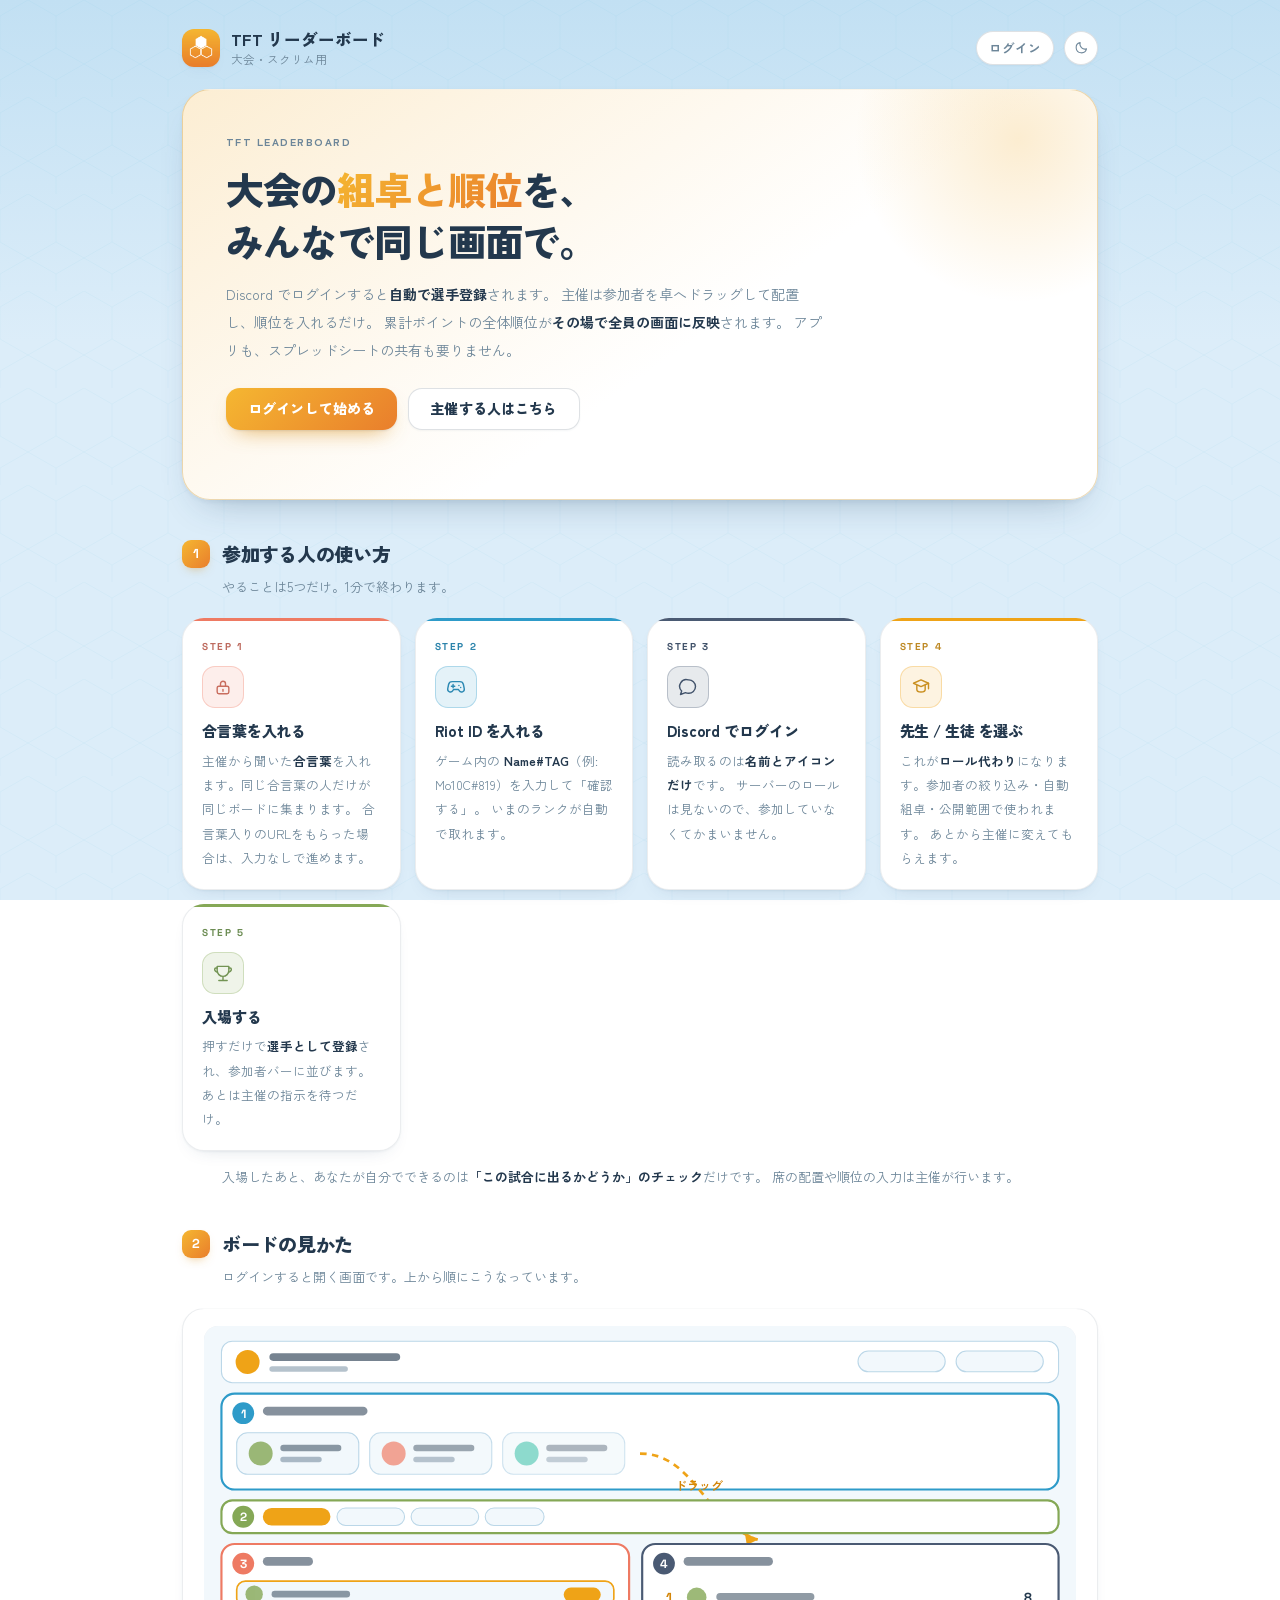
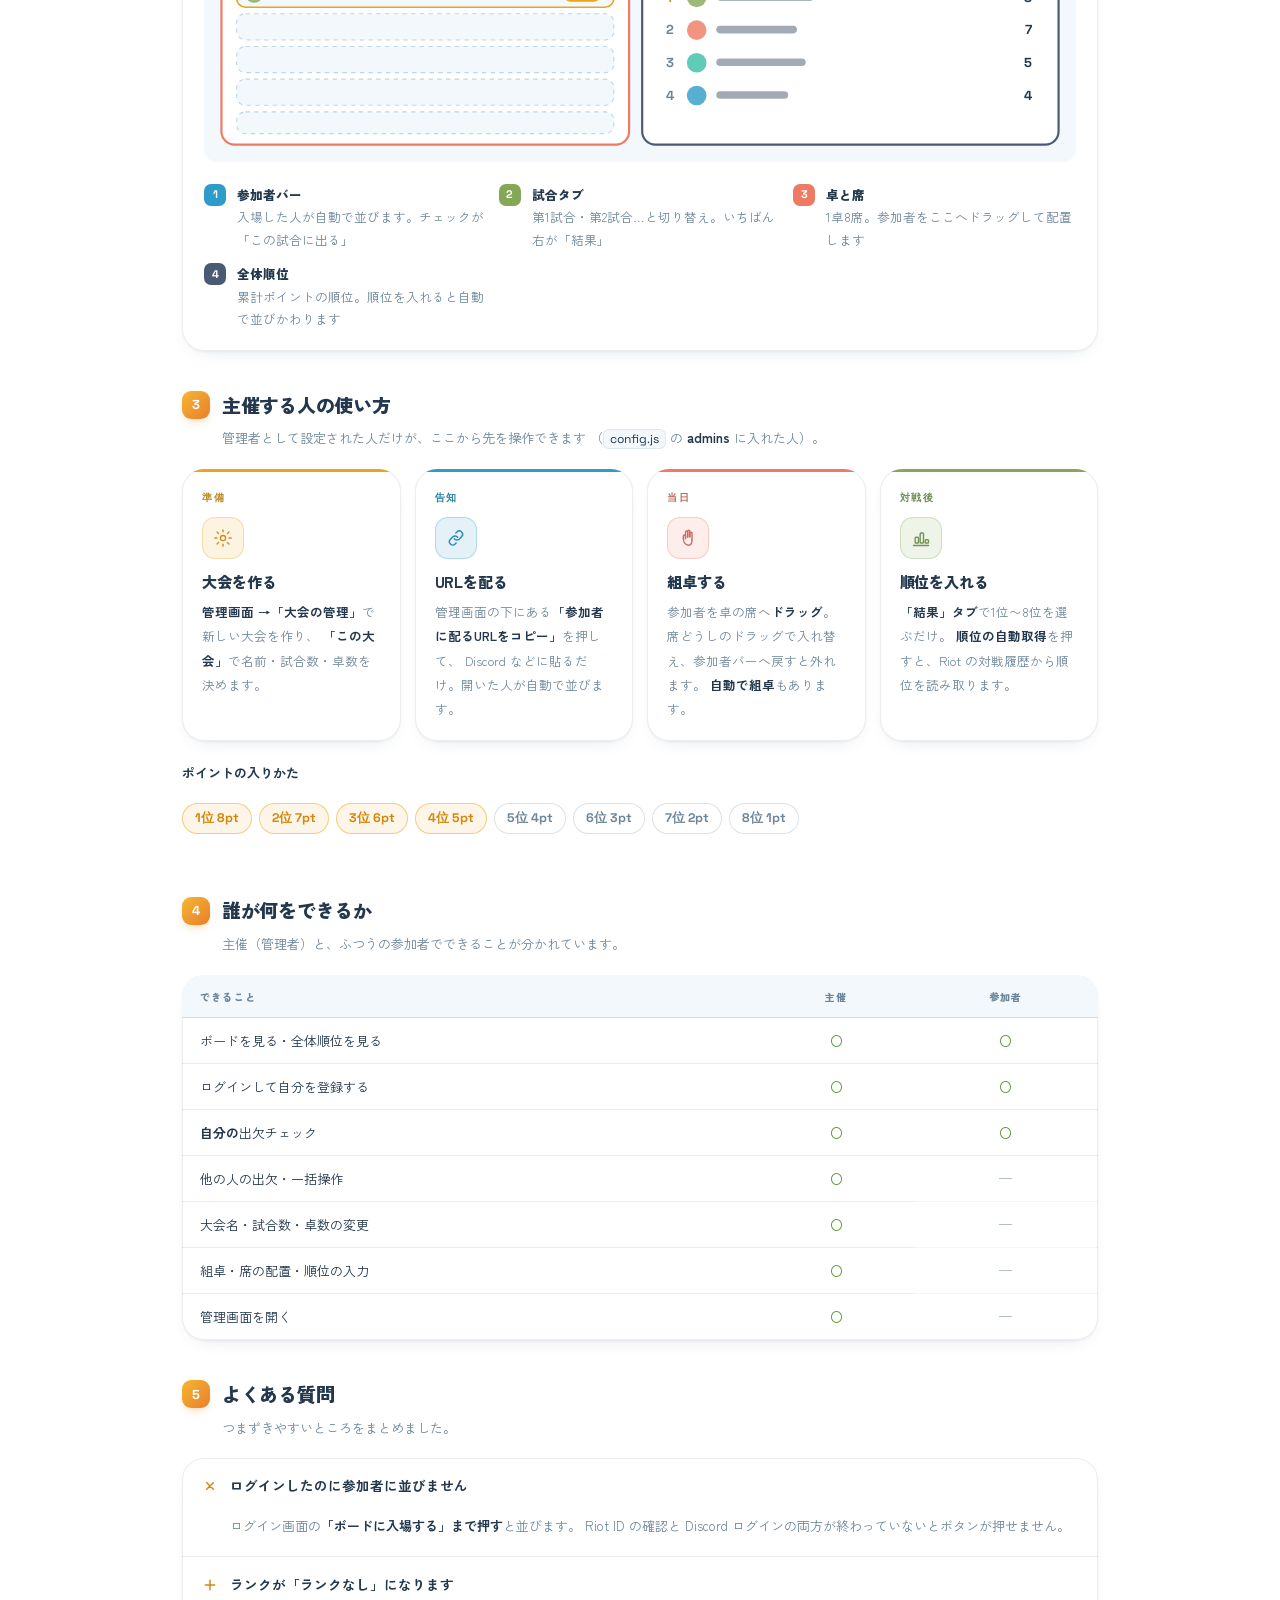
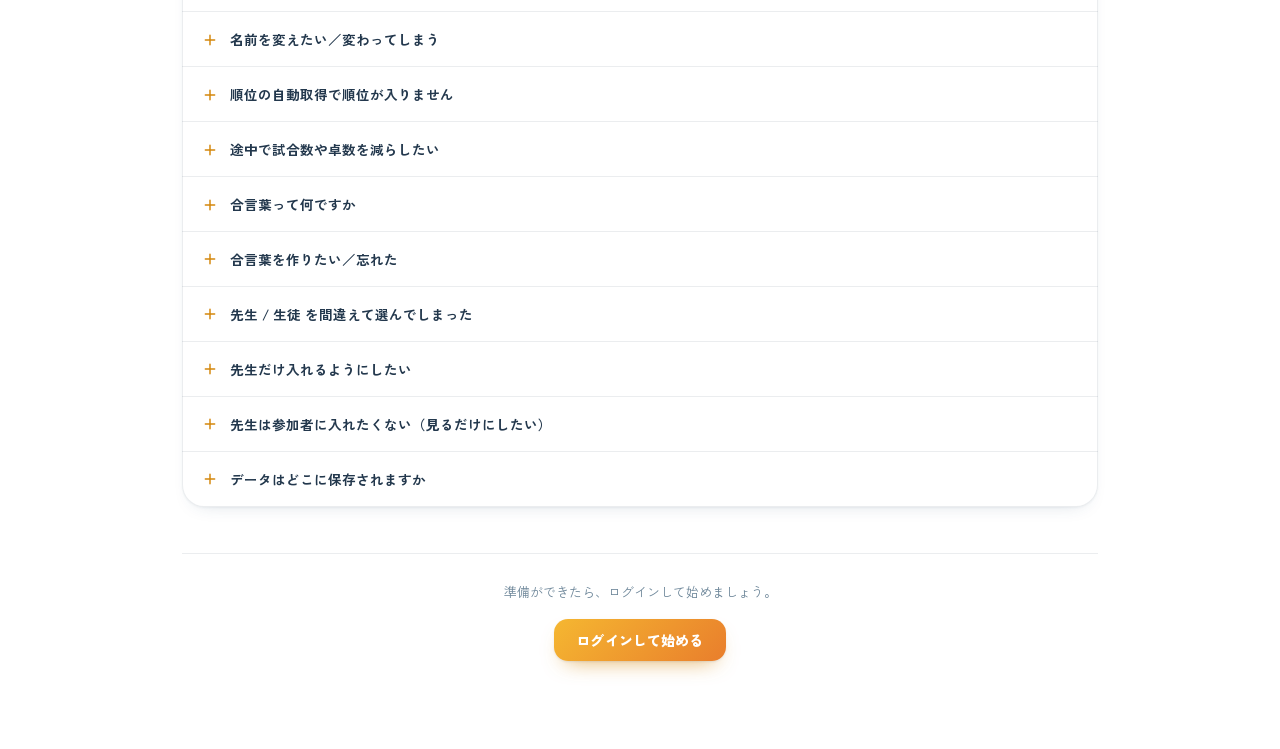
<file: index.html>
<!DOCTYPE html>
<html lang="ja">
<head>
<meta charset="UTF-8">
<meta name="viewport" content="width=device-width, initial-scale=1.0, viewport-fit=cover">
<title>TFT リーダーボード ｜ 大会・スクリム用</title>
<link rel="icon" href="favicon.ico" sizes="any">
<link rel="icon" type="image/png" sizes="192x192" href="assets/icon-192.png">
<link rel="apple-touch-icon" href="assets/apple-touch-icon.png">
<meta name="theme-color" content="#7CA455">
<meta name="description" content="TFT リーダーボードの使い方。Discord でログインすると自動で選手登録され、組卓と順位をみんなで共有できます。">
<link rel="preconnect" href="https://fonts.googleapis.com">
<link rel="preconnect" href="https://fonts.gstatic.com" crossorigin>
<link href="https://fonts.googleapis.com/css2?family=Space+Grotesk:wght@400;500;600;700&family=Zen+Kaku+Gothic+New:wght@400;500;700;900&display=swap" rel="stylesheet">
<link rel="stylesheet" href="ui.css?v=cup15">
<style>
/* ===== 入口（使い方 ＋ ログインへの導線）===== */
.wrap{max-width:980px}

/* ---- ヒーロー ---- */
.hero{position:relative;overflow:hidden;border-radius:28px;margin-bottom:26px;
  background:linear-gradient(145deg,color-mix(in srgb,var(--accent) 19%,var(--surface)),var(--surface) 58%);
  box-shadow:inset 0 0 0 1px color-mix(in srgb,var(--accent) 26%,var(--hairline)), var(--e3)}
.hero::before{content:"";position:absolute;inset:0 0 auto 0;height:1px;
  border-radius:28px 28px 0 0;background:var(--edge);z-index:2}
.hero::after{content:"";position:absolute;right:-90px;top:-120px;width:340px;height:340px;
  border-radius:50%;pointer-events:none;
  background:radial-gradient(circle,color-mix(in srgb,var(--accent) 20%,transparent),transparent 68%)}
.hero-in{position:relative;z-index:1;padding:clamp(28px,5vw,44px) clamp(22px,4vw,44px)}
.hero .eyebrow{margin-bottom:12px}
.hero h2{font-size:clamp(24px,4.6vw,38px);font-weight:800;line-height:1.35;letter-spacing:-.025em}
.hero h2 .g{background:var(--grad);-webkit-background-clip:text;background-clip:text;color:transparent}
.hero p{font-size:14px;color:var(--muted);line-height:2;margin-top:14px;max-width:600px}
.hero p b{color:var(--ink);font-weight:700}
.hero .cta{display:flex;gap:11px;flex-wrap:wrap;margin-top:24px}

/* ---- 章 ---- */
.chap{margin-top:40px}
.chap > h3{display:flex;align-items:center;gap:12px;font-size:19px;font-weight:800;
  letter-spacing:-.015em;margin-bottom:7px}
.chap > h3 .n{width:28px;height:28px;border-radius:9px;flex:none;display:grid;place-items:center;
  font-family:"Space Grotesk",sans-serif;font-size:13px;font-weight:700;color:#fff;background:var(--grad);
  box-shadow:0 5px 12px -7px color-mix(in srgb,var(--accent-deep) 80%,transparent)}
.chap > .cl{font-size:13px;color:var(--muted);line-height:1.9;margin:0 0 18px 40px}
.chap > .cl b{color:var(--ink);font-weight:700}

/* ---- 手順 ---- */
.steps{display:grid;grid-template-columns:repeat(auto-fit,minmax(218px,1fr));gap:14px}
.step{position:relative;overflow:hidden;background:var(--surface);border-radius:var(--r-xl);
  padding:20px 20px 19px;box-shadow:inset 0 0 0 1px var(--hairline), var(--e2);
  transition:transform var(--t),box-shadow var(--t)}
.step:hover{transform:translateY(-2px);box-shadow:inset 0 0 0 1px var(--hairline), var(--e3)}
.step::before{content:"";position:absolute;inset:0 0 auto 0;height:3px;background:var(--tint,var(--accent))}
.step .sn{font-family:"Space Grotesk",sans-serif;font-size:10px;font-weight:700;letter-spacing:.16em;
  text-transform:uppercase;color:color-mix(in srgb,var(--tint,var(--accent)) 76%,var(--ink))}
.step .si{width:42px;height:42px;margin:11px 0 12px;border-radius:13px;display:grid;place-items:center;
  background:color-mix(in srgb,var(--tint,var(--accent)) 13%,var(--surface));
  box-shadow:inset 0 0 0 1px color-mix(in srgb,var(--tint,var(--accent)) 30%,transparent)}
.step .si svg{width:20px;height:20px;color:color-mix(in srgb,var(--tint,var(--accent)) 82%,var(--ink))}
.step h4{font-size:15px;font-weight:800;line-height:1.45;margin-bottom:7px;letter-spacing:-.008em}
.step p{font-size:12.5px;color:var(--muted);line-height:1.95}
.step p b{color:var(--ink);font-weight:700}

/* ---- 画面の図 ---- */
.shot{position:relative;background:var(--surface);border-radius:var(--r-xl);overflow:hidden;
  box-shadow:inset 0 0 0 1px var(--hairline), var(--e2)}
.shot::before{content:"";position:absolute;inset:0 0 auto 0;height:1px;
  border-radius:var(--r-xl) var(--r-xl) 0 0;background:var(--edge);z-index:1}
.shot figure{margin:0;padding:18px clamp(16px,3vw,22px) 6px}
.shot svg.fig{display:block;width:100%;height:auto;border-radius:14px;
  box-shadow:inset 0 0 0 1px var(--hairline)}
.shot .legend{display:grid;grid-template-columns:repeat(auto-fit,minmax(238px,1fr));gap:12px;
  padding:16px clamp(16px,3vw,22px) 20px}
.lg{display:flex;gap:11px;align-items:flex-start}
.lg .k{width:22px;height:22px;border-radius:7px;flex:none;display:grid;place-items:center;
  font-family:"Space Grotesk",sans-serif;font-size:11px;font-weight:700;color:#fff}
.lg .t{font-size:12.5px;line-height:1.8;min-width:0}
.lg .t b{font-weight:800}
.lg .t span{color:var(--muted)}

/* ---- 表 ---- */
.tbl{position:relative;background:var(--surface);border-radius:var(--r-xl);overflow:hidden;
  box-shadow:inset 0 0 0 1px var(--hairline), var(--e2)}
.tbl table{width:100%;border-collapse:collapse;font-size:13px}
.tbl th{text-align:left;font-size:10px;font-weight:800;letter-spacing:.12em;text-transform:uppercase;
  color:var(--muted);padding:13px 18px;background:var(--surface-2);
  box-shadow:inset 0 -1px 0 var(--hairline-2);white-space:nowrap}
.tbl td{padding:12px 18px;box-shadow:inset 0 -1px 0 var(--hairline);line-height:1.7}
.tbl tr:last-child td{box-shadow:none}
.tbl td.c{text-align:center;font-weight:800;white-space:nowrap}
.yes{color:var(--ok)}
.no{color:var(--muted);opacity:.6}

/* ---- ポイント ---- */
.pts{display:flex;gap:7px;flex-wrap:wrap}
.pt{display:inline-flex;align-items:center;height:31px;padding:0 13px;border-radius:var(--r-full);
  font-family:"Space Grotesk",sans-serif;font-size:12.5px;font-weight:700;color:var(--muted);
  box-shadow:inset 0 0 0 1px var(--hairline-2);background:var(--surface)}
.pt.top{color:var(--accent-deep);background:color-mix(in srgb,var(--accent) 10%,var(--surface));
  box-shadow:inset 0 0 0 1px color-mix(in srgb,var(--accent) 50%,transparent)}

/* ---- よくある質問 ---- */
.faq{position:relative;background:var(--surface);border-radius:var(--r-xl);overflow:hidden;
  box-shadow:inset 0 0 0 1px var(--hairline), var(--e2)}
.faq details{box-shadow:inset 0 -1px 0 var(--hairline)}
.faq details:last-child{box-shadow:none}
.faq summary{padding:16px 20px;font-size:13.5px;font-weight:700;cursor:pointer;
  list-style:none;display:flex;align-items:center;gap:12px;transition:background var(--t)}
.faq summary::-webkit-details-marker{display:none}
.faq summary::before{content:"";width:16px;height:16px;flex:none;
  background:currentColor;color:var(--accent-deep);
  -webkit-mask:url("data:image/svg+xml;utf8,<svg xmlns='http://www.w3.org/2000/svg' viewBox='0 0 24 24' fill='none' stroke='black' stroke-width='2.2' stroke-linecap='round'><path d='M12 5v14M5 12h14'/></svg>") center/contain no-repeat;
          mask:url("data:image/svg+xml;utf8,<svg xmlns='http://www.w3.org/2000/svg' viewBox='0 0 24 24' fill='none' stroke='black' stroke-width='2.2' stroke-linecap='round'><path d='M12 5v14M5 12h14'/></svg>") center/contain no-repeat;
  transition:transform var(--t)}
.faq details[open] summary::before{transform:rotate(45deg)}
.faq summary:hover{background:var(--surface-2)}
.faq .a{padding:0 20px 18px 48px;font-size:13px;color:var(--muted);line-height:2}
.faq .a b{color:var(--ink);font-weight:700}

/* ---- しめ ---- */
.foot{margin-top:46px;padding:26px 0 0;text-align:center;
  box-shadow:inset 0 1px 0 var(--hairline);font-size:13px;color:var(--muted);line-height:2}
.foot .btn{margin-top:14px}

@media (max-width:620px){
  .hero-in{padding:26px 20px}
  .chap > h3{font-size:17px}
  .chap > .cl{margin-left:0}
  .tbl th,.tbl td{padding:11px 13px}
  .faq summary{padding:14px 15px}
  .faq .a{padding:0 15px 15px 43px}
}
</style>
</head>
<body>
<div class="wrap">

  <div class="top">
    <div class="brand">
      <div class="brandmark"><img src="assets/mark.png" alt="TFT リーダーボード" onerror="this.parentNode.classList.add('noimg');this.remove()"></div>
      <div>
        <h1>TFT リーダーボード</h1>
        <div class="sub">大会・スクリム用</div>
      </div>
    </div>
    <div class="spacer"></div>
    <a class="iconbtn" id="goBtn" href="login.html">ログイン</a>
    <button class="iconbtn sq" id="themeBtn" title="表示を切り替え" aria-label="表示を切り替え"><svg viewBox="0 0 24 24" fill="none" stroke="currentColor" stroke-width="1.7" stroke-linecap="round" stroke-linejoin="round"><path d="M20 14.2A8.2 8.2 0 0 1 9.8 4 8.4 8.4 0 1 0 20 14.2z"/></svg></button>
  </div>

  <!-- ============ ヒーロー ============ -->
  <div class="hero">
    <div class="hero-in">
      <div class="eyebrow">TFT Leaderboard</div>
      <h2>大会の<span class="g">組卓と順位</span>を、<br>みんなで同じ画面で。</h2>
      <p>
        Discord でログインすると<b>自動で選手登録</b>されます。
        主催は参加者を卓へドラッグして配置し、順位を入れるだけ。
        累計ポイントの全体順位が<b>その場で全員の画面に反映</b>されます。
        アプリも、スプレッドシートの共有も要りません。
      </p>
      <div class="cta" id="heroCta">
        <a class="btn" href="login.html">ログインして始める</a>
        <a class="btn sec" href="#organizer">主催する人はこちら</a>
      </div>
    </div>
  </div>

  <!-- ============ 参加する人 ============ -->
  <div class="chap">
    <h3><span class="n">1</span> 参加する人の使い方</h3>
    <div class="cl">やることは5つだけ。1分で終わります。</div>
    <div class="steps">
      <div class="step" style="--tint:var(--coral)">
        <div class="sn">STEP 1</div>
        <div class="si"><svg viewBox="0 0 24 24" fill="none" stroke="currentColor" stroke-width="1.7" stroke-linecap="round" stroke-linejoin="round"><path d="M9 11V8a3 3 0 0 1 6 0v3"/><rect x="5" y="11" width="14" height="9" rx="2"/><path d="M12 15v2"/></svg></div>
        <h4>合言葉を入れる</h4>
        <p>主催から聞いた<b>合言葉</b>を入れます。同じ合言葉の人だけが同じボードに集まります。
          合言葉入りのURLをもらった場合は、入力なしで進めます。</p>
      </div>
      <div class="step" style="--tint:var(--sky)">
        <div class="sn">STEP 2</div>
        <div class="si"><svg viewBox="0 0 24 24" fill="none" stroke="currentColor" stroke-width="1.7" stroke-linecap="round" stroke-linejoin="round"><path d="M6.5 11h4M8.5 9v4"/><circle cx="15.5" cy="10.2" r=".9" fill="currentColor" stroke="none"/><circle cx="17.6" cy="12.6" r=".9" fill="currentColor" stroke="none"/><path d="M7.4 5.5h9.2a4.4 4.4 0 0 1 4.3 3.5l1 5a3.3 3.3 0 0 1-6.1 2.3L15 15H9l-.8 1.3A3.3 3.3 0 0 1 2.1 14l1-5a4.4 4.4 0 0 1 4.3-3.5z"/></svg></div>
        <h4>Riot ID を入れる</h4>
        <p>ゲーム内の <b>Name#TAG</b>（例: Mo10C#819）を入力して「確認する」。
          いまのランクが自動で取れます。</p>
      </div>
      <div class="step" style="--tint:var(--navy)">
        <div class="sn">STEP 3</div>
        <div class="si"><svg viewBox="0 0 24 24" fill="none" stroke="currentColor" stroke-width="1.7" stroke-linecap="round" stroke-linejoin="round"><path d="M21 11.5a8 8 0 0 1-8.6 8 9 9 0 0 1-3.4-.7L3 21l1.4-4.2A8 8 0 0 1 12.4 3.5 8 8 0 0 1 21 11.5z"/></svg></div>
        <h4>Discord でログイン</h4>
        <p>読み取るのは<b>名前とアイコンだけ</b>です。
          サーバーのロールは見ないので、参加していなくてかまいません。</p>
      </div>
      <div class="step" style="--tint:var(--gold)">
        <div class="sn">STEP 4</div>
        <div class="si"><svg viewBox="0 0 24 24" fill="none" stroke="currentColor" stroke-width="1.7" stroke-linecap="round" stroke-linejoin="round"><path d="M3 7.5l9-4 9 4-9 4-9-4z"/><path d="M7 10v5c0 1.7 2.2 3 5 3s5-1.3 5-3v-5"/><path d="M21 7.5V14"/></svg></div>
        <h4>先生 / 生徒 を選ぶ</h4>
        <p>これが<b>ロール代わり</b>になります。参加者の絞り込み・自動組卓・公開範囲で使われます。
          あとから主催に変えてもらえます。</p>
      </div>
      <div class="step" style="--tint:var(--leaf)">
        <div class="sn">STEP 5</div>
        <div class="si"><svg viewBox="0 0 24 24" fill="none" stroke="currentColor" stroke-width="1.7" stroke-linecap="round" stroke-linejoin="round"><path d="M7 21h10M12 17v4M5 4h14v5a7 7 0 0 1-14 0z"/><path d="M5 6H3.5A1.5 1.5 0 0 0 2 7.5 3.5 3.5 0 0 0 5.5 11M19 6h1.5A1.5 1.5 0 0 1 22 7.5 3.5 3.5 0 0 1 18.5 11"/></svg></div>
        <h4>入場する</h4>
        <p>押すだけで<b>選手として登録</b>され、参加者バーに並びます。
          あとは主催の指示を待つだけ。</p>
      </div>
    </div>
    <div class="cl" style="margin-top:14px">
      入場したあと、あなたが自分でできるのは<b>「この試合に出るかどうか」のチェック</b>だけです。
      席の配置や順位の入力は主催が行います。
    </div>
  </div>

  <!-- ============ 画面の見かた ============ -->
  <div class="chap">
    <h3><span class="n">2</span> ボードの見かた</h3>
    <div class="cl">ログインすると開く画面です。上から順にこうなっています。</div>
    <div class="shot">
      <figure>
        <svg class="fig" viewBox="0 0 800 400" role="img" aria-label="ボード画面の構成図">
          <rect width="800" height="400" fill="var(--surface-2)"/>

          <!-- ヘッダー -->
          <rect x="16" y="14" width="768" height="38" rx="10" fill="var(--surface)" stroke="var(--border-strong)"/>
          <circle cx="40" cy="33" r="11" fill="var(--accent)"/>
          <rect x="60" y="25" width="120" height="7" rx="3.5" fill="var(--ink)" opacity=".62"/>
          <rect x="60" y="37" width="72" height="5" rx="2.5" fill="var(--muted)" opacity=".5"/>
          <rect x="600" y="23" width="80" height="19" rx="9.5" fill="var(--surface-2)" stroke="var(--border-strong)"/>
          <rect x="690" y="23" width="80" height="19" rx="9.5" fill="var(--surface-2)" stroke="var(--border-strong)"/>

          <!-- ① 参加者バー -->
          <rect x="16" y="62" width="768" height="88" rx="12" fill="var(--surface)" stroke="var(--sky)" stroke-width="2"/>
          <circle cx="36" cy="80" r="10" fill="var(--sky)"/>
          <text x="36" y="84" font-size="11" font-weight="700" fill="#fff" text-anchor="middle"
                font-family="Space Grotesk, sans-serif">1</text>
          <rect x="54" y="74" width="96" height="8" rx="4" fill="var(--ink)" opacity=".55"/>
          <g>
            <rect x="30" y="98" width="112" height="38" rx="10" fill="var(--surface-2)" stroke="var(--border-strong)"/>
            <circle cx="52" cy="117" r="11" fill="var(--leaf)" opacity=".8"/>
            <rect x="70" y="109" width="56" height="6" rx="3" fill="var(--ink)" opacity=".5"/>
            <rect x="70" y="120" width="38" height="5" rx="2.5" fill="var(--muted)" opacity=".55"/>
          </g>
          <g opacity=".85">
            <rect x="152" y="98" width="112" height="38" rx="10" fill="var(--surface-2)" stroke="var(--border-strong)"/>
            <circle cx="174" cy="117" r="11" fill="var(--coral)" opacity=".8"/>
            <rect x="192" y="109" width="56" height="6" rx="3" fill="var(--ink)" opacity=".5"/>
            <rect x="192" y="120" width="38" height="5" rx="2.5" fill="var(--muted)" opacity=".55"/>
          </g>
          <g opacity=".7">
            <rect x="274" y="98" width="112" height="38" rx="10" fill="var(--surface-2)" stroke="var(--border-strong)"/>
            <circle cx="296" cy="117" r="11" fill="var(--mint)" opacity=".8"/>
            <rect x="314" y="109" width="56" height="6" rx="3" fill="var(--ink)" opacity=".5"/>
            <rect x="314" y="120" width="38" height="5" rx="2.5" fill="var(--muted)" opacity=".55"/>
          </g>
          <!-- ドラッグの矢印 -->
          <path d="M400 117 C 450 117, 460 180, 508 196" stroke="var(--accent)" stroke-width="2.5"
                fill="none" stroke-dasharray="6 5"/>
          <path d="M508 196 l -12 -7 l 2 12 z" fill="var(--accent)"/>
          <text x="432" y="150" font-size="11" font-weight="700" fill="var(--accent-deep)"
                font-family="Zen Kaku Gothic New, sans-serif">ドラッグ</text>

          <!-- ② 試合タブ -->
          <rect x="16" y="160" width="768" height="30" rx="10" fill="var(--surface)" stroke="var(--leaf)" stroke-width="2"/>
          <circle cx="36" cy="175" r="10" fill="var(--leaf)"/>
          <text x="36" y="179" font-size="11" font-weight="700" fill="#fff" text-anchor="middle"
                font-family="Space Grotesk, sans-serif">2</text>
          <rect x="54" y="167" width="62" height="16" rx="8" fill="var(--accent)"/>
          <rect x="122" y="167" width="62" height="16" rx="8" fill="var(--surface-2)" stroke="var(--border-strong)"/>
          <rect x="190" y="167" width="62" height="16" rx="8" fill="var(--surface-2)" stroke="var(--border-strong)"/>
          <rect x="258" y="167" width="54" height="16" rx="8" fill="var(--surface-2)" stroke="var(--border-strong)"/>

          <!-- ③ 卓 -->
          <rect x="16" y="200" width="374" height="184" rx="12" fill="var(--surface)" stroke="var(--coral)" stroke-width="2"/>
          <circle cx="36" cy="218" r="10" fill="var(--coral)"/>
          <text x="36" y="222" font-size="11" font-weight="700" fill="#fff" text-anchor="middle"
                font-family="Space Grotesk, sans-serif">3</text>
          <rect x="54" y="212" width="46" height="8" rx="4" fill="var(--ink)" opacity=".55"/>
          <g>
            <rect x="30" y="234" width="346" height="24" rx="8" fill="var(--surface-2)" stroke="var(--accent)" stroke-width="1.5"/>
            <circle cx="46" cy="246" r="8" fill="var(--leaf)" opacity=".8"/>
            <rect x="62" y="243" width="72" height="6" rx="3" fill="var(--ink)" opacity=".5"/>
            <rect x="330" y="240" width="34" height="13" rx="6.5" fill="var(--accent)"/>
          </g>
          <rect x="30" y="264" width="346" height="24" rx="8" fill="var(--surface-2)" stroke="var(--border-strong)" stroke-dasharray="4 4"/>
          <rect x="30" y="294" width="346" height="24" rx="8" fill="var(--surface-2)" stroke="var(--border-strong)" stroke-dasharray="4 4"/>
          <rect x="30" y="324" width="346" height="24" rx="8" fill="var(--surface-2)" stroke="var(--border-strong)" stroke-dasharray="4 4"/>
          <rect x="30" y="354" width="346" height="20" rx="8" fill="var(--surface-2)" stroke="var(--border-strong)" stroke-dasharray="4 4"/>

          <!-- ④ 結果 -->
          <rect x="402" y="200" width="382" height="184" rx="12" fill="var(--surface)" stroke="var(--navy)" stroke-width="2"/>
          <circle cx="422" cy="218" r="10" fill="var(--navy)"/>
          <text x="422" y="222" font-size="11" font-weight="700" fill="#fff" text-anchor="middle"
                font-family="Space Grotesk, sans-serif">4</text>
          <rect x="440" y="212" width="82" height="8" rx="4" fill="var(--ink)" opacity=".55"/>
          <g font-family="Space Grotesk, sans-serif" font-size="12" font-weight="700">
            <text x="424" y="253" fill="var(--accent-deep)">1</text>
            <circle cx="452" cy="249" r="9" fill="var(--leaf)" opacity=".8"/>
            <rect x="470" y="245" width="90" height="7" rx="3.5" fill="var(--ink)" opacity=".5"/>
            <text x="760" y="253" fill="var(--ink)" text-anchor="end">8</text>

            <text x="424" y="283" fill="var(--muted)">2</text>
            <circle cx="452" cy="279" r="9" fill="var(--coral)" opacity=".8"/>
            <rect x="470" y="275" width="74" height="7" rx="3.5" fill="var(--ink)" opacity=".42"/>
            <text x="760" y="283" fill="var(--ink)" text-anchor="end">7</text>

            <text x="424" y="313" fill="var(--muted)">3</text>
            <circle cx="452" cy="309" r="9" fill="var(--mint)" opacity=".8"/>
            <rect x="470" y="305" width="82" height="7" rx="3.5" fill="var(--ink)" opacity=".42"/>
            <text x="760" y="313" fill="var(--ink)" text-anchor="end">5</text>

            <text x="424" y="343" fill="var(--muted)">4</text>
            <circle cx="452" cy="339" r="9" fill="var(--sky)" opacity=".8"/>
            <rect x="470" y="335" width="66" height="7" rx="3.5" fill="var(--ink)" opacity=".42"/>
            <text x="760" y="343" fill="var(--ink)" text-anchor="end">4</text>
          </g>
        </svg>
      </figure>
      <div class="legend">
        <div class="lg"><span class="k" style="background:var(--sky)">1</span>
          <span class="t"><b>参加者バー</b><br><span>入場した人が自動で並びます。チェックが「この試合に出る」</span></span></div>
        <div class="lg"><span class="k" style="background:var(--leaf)">2</span>
          <span class="t"><b>試合タブ</b><br><span>第1試合・第2試合…と切り替え。いちばん右が「結果」</span></span></div>
        <div class="lg"><span class="k" style="background:var(--coral)">3</span>
          <span class="t"><b>卓と席</b><br><span>1卓8席。参加者をここへドラッグして配置します</span></span></div>
        <div class="lg"><span class="k" style="background:var(--navy)">4</span>
          <span class="t"><b>全体順位</b><br><span>累計ポイントの順位。順位を入れると自動で並びかわります</span></span></div>
      </div>
    </div>
  </div>

  <!-- ============ 主催する人 ============ -->
  <div class="chap" id="organizer">
    <h3><span class="n">3</span> 主催する人の使い方</h3>
    <div class="cl">
      管理者として設定された人だけが、ここから先を操作できます
      （<code style="font-family:'Space Grotesk',monospace">config.js</code> の <b>admins</b> に入れた人）。
    </div>
    <div class="steps">
      <div class="step" style="--tint:var(--gold)">
        <div class="sn">準備</div>
        <div class="si"><svg viewBox="0 0 24 24" fill="none" stroke="currentColor" stroke-width="1.7" stroke-linecap="round" stroke-linejoin="round"><circle cx="12" cy="12" r="3.1"/><path d="M12 2.2v2.4M12 19.4v2.4M4.9 4.9l1.7 1.7M17.4 17.4l1.7 1.7M2.2 12h2.4M19.4 12h2.4M4.9 19.1l1.7-1.7M17.4 6.6l1.7-1.7"/></svg></div>
        <h4>大会を作る</h4>
        <p><b>管理画面 →「大会の管理」</b>で新しい大会を作り、
          <b>「この大会」</b>で名前・試合数・卓数を決めます。</p>
      </div>
      <div class="step" style="--tint:var(--sky)">
        <div class="sn">告知</div>
        <div class="si"><svg viewBox="0 0 24 24" fill="none" stroke="currentColor" stroke-width="1.7" stroke-linecap="round" stroke-linejoin="round"><path d="M10 13a4 4 0 0 0 5.7.4l3-3A4 4 0 0 0 13 4.7l-1.2 1.2"/><path d="M14 11a4 4 0 0 0-5.7-.4l-3 3A4 4 0 0 0 11 19.3l1.2-1.2"/></svg></div>
        <h4>URLを配る</h4>
        <p>管理画面の下にある<b>「参加者に配るURLをコピー」</b>を押して、
          Discord などに貼るだけ。開いた人が自動で並びます。</p>
      </div>
      <div class="step" style="--tint:var(--coral)">
        <div class="sn">当日</div>
        <div class="si"><svg viewBox="0 0 24 24" fill="none" stroke="currentColor" stroke-width="1.7" stroke-linecap="round" stroke-linejoin="round"><path d="M9 11V4.8a1.3 1.3 0 0 1 2.6 0V11"/><path d="M11.6 10.4V3.8a1.3 1.3 0 0 1 2.6 0v6.6"/><path d="M14.2 10.8V6.2a1.3 1.3 0 0 1 2.6 0V14"/><path d="M6.4 12.4V9.6a1.3 1.3 0 0 1 2.6 0V13"/><path d="M6.4 12.4c0 4.4 2.4 8.2 6.4 8.2s4-3.4 4-6.6"/></svg></div>
        <h4>組卓する</h4>
        <p>参加者を卓の席へ<b>ドラッグ</b>。
          席どうしのドラッグで入れ替え、参加者バーへ戻すと外れます。
          <b>自動で組卓</b>もあります。</p>
      </div>
      <div class="step" style="--tint:var(--leaf)">
        <div class="sn">対戦後</div>
        <div class="si"><svg viewBox="0 0 24 24" fill="none" stroke="currentColor" stroke-width="1.7" stroke-linecap="round" stroke-linejoin="round"><path d="M3 21h18"/><rect x="5" y="11" width="4" height="7" rx="1"/><rect x="11" y="6" width="4" height="12" rx="1"/><rect x="17" y="14" width="4" height="4" rx="1"/></svg></div>
        <h4>順位を入れる</h4>
        <p><b>「結果」タブ</b>で1位〜8位を選ぶだけ。
          <b>順位の自動取得</b>を押すと、Riot の対戦履歴から順位を読み取ります。</p>
      </div>
    </div>

    <div class="cl" style="margin-top:20px;margin-left:0"><b>ポイントの入りかた</b></div>
    <div class="pts">
      <span class="pt top">1位 8pt</span><span class="pt top">2位 7pt</span>
      <span class="pt top">3位 6pt</span><span class="pt top">4位 5pt</span>
      <span class="pt">5位 4pt</span><span class="pt">6位 3pt</span>
      <span class="pt">7位 2pt</span><span class="pt">8位 1pt</span>
    </div>
  </div>

  <!-- ============ できること ============ -->
  <div class="chap">
    <h3><span class="n">4</span> 誰が何をできるか</h3>
    <div class="cl">主催（管理者）と、ふつうの参加者でできることが分かれています。</div>
    <div class="tbl">
      <table>
        <tr><th>できること</th><th style="text-align:center">主催</th><th style="text-align:center">参加者</th></tr>
        <tr><td>ボードを見る・全体順位を見る</td><td class="c yes">○</td><td class="c yes">○</td></tr>
        <tr><td>ログインして自分を登録する</td><td class="c yes">○</td><td class="c yes">○</td></tr>
        <tr><td><b>自分の</b>出欠チェック</td><td class="c yes">○</td><td class="c yes">○</td></tr>
        <tr><td>他の人の出欠・一括操作</td><td class="c yes">○</td><td class="c no">—</td></tr>
        <tr><td>大会名・試合数・卓数の変更</td><td class="c yes">○</td><td class="c no">—</td></tr>
        <tr><td>組卓・席の配置・順位の入力</td><td class="c yes">○</td><td class="c no">—</td></tr>
        <tr><td>管理画面を開く</td><td class="c yes">○</td><td class="c no">—</td></tr>
      </table>
    </div>
  </div>

  <!-- ============ FAQ ============ -->
  <div class="chap">
    <h3><span class="n">5</span> よくある質問</h3>
    <div class="cl">つまずきやすいところをまとめました。</div>
    <div class="faq">
      <details open>
        <summary>ログインしたのに参加者に並びません</summary>
        <div class="a">
          ログイン画面の<b>「ボードに入場する」まで押す</b>と並びます。
          Riot ID の確認と Discord ログインの両方が終わっていないとボタンが押せません。
        </div>
      </details>
      <details>
        <summary>ランクが「ランクなし」になります</summary>
        <div class="a">
          そのアカウントが<b>今のセットでランク戦をまだプレイしていない</b>ときの表示です。
          正常な動作で、大会の進行には影響しません。
        </div>
      </details>
      <details>
        <summary>名前を変えたい／変わってしまう</summary>
        <div class="a">
          表示名は Discord の名前をそのまま使います。固定したいときは主催に頼んでください。
          管理画面の<b>「メンバー」で表示名を入れると、本人が再ログインしても変わらなくなります</b>。
        </div>
      </details>
      <details>
        <summary>順位の自動取得で順位が入りません</summary>
        <div class="a">
          その卓の<b>2人以上が同じ対戦に入っている</b>必要があります。
          直近の履歴から探すので、対戦直後に押してください。
          見つからない人は手で入れられます（誰が見つからなかったかは画面に出ます）。
        </div>
      </details>
      <details>
        <summary>途中で試合数や卓数を減らしたい</summary>
        <div class="a">
          減らせますが、<b>その先の試合・卓に入っていた配置と順位は消えます</b>。
          消える前に管理画面の「💾 データ」からバックアップを取っておくと安心です。
        </div>
      </details>
      <details>
        <summary>合言葉って何ですか</summary>
        <div class="a">
          参加者を<b>グループごとに完全に分ける</b>ためのものです。
          合言葉が違えば、参加者一覧も大会も全部べつの場所になり、混ざることはありません。
          複数のコミュニティが同時に使っても、おたがいの参加者は見えません。<br>
          合言葉そのものは保存されません（ハッシュだけが残ります）。
        </div>
      </details>
      <details>
        <summary>合言葉を作りたい／忘れた</summary>
        <div class="a">
          ログイン画面でまだ無い合言葉を入れると「新しく作りますか？」と聞かれます。
          作った人がそのグループの主催になります。<br>
          <b>合言葉は復元できません。</b>忘れたときは、そのグループの誰かが持っている
          <b>合言葉入りのURL（?g=…）</b>から入ってください。
          誰も持っていない場合は、新しい合言葉で作り直すことになります。
        </div>
      </details>
      <details>
        <summary>先生 / 生徒 を間違えて選んでしまった</summary>
        <div class="a">
          主催が管理画面の<b>「メンバー」</b>で切り替えられます。
          自分でログインし直して選び直してもOKです（主催が変えた場合はそちらが優先されます）。
        </div>
      </details>
      <details>
        <summary>先生だけ入れるようにしたい</summary>
        <div class="a">
          管理画面の<b>「この大会」→ 公開範囲</b>で「指定ロールの保持者だけ」を選び、
          <b>先生</b>にチェックして保存します。管理者はいつでも入れます。
        </div>
      </details>
      <details>
        <summary>先生は参加者に入れたくない（見るだけにしたい）</summary>
        <div class="a">
          <code>config.js</code> の <b>roles.staffRoleIds</b> に <code>"teacher"</code> を入れると、
          先生は「見るだけの人」になり、参加者・組卓・全体順位に入らなくなります。
          出てもらうときは管理画面の「メンバー」で<b>「大会に参加」</b>をONにしてください。
        </div>
      </details>
      <details>
        <summary>データはどこに保存されますか</summary>
        <div class="a">
          Firestore に保存され、開いている全員の画面へ<b>リアルタイムで反映</b>されます。
          ヘッダーに <b>● LIVE 共有中</b> と出ていれば共有できています。
          「ローカル保存モード」と出ているときは、そのブラウザの中だけに保存されています。
        </div>
      </details>
    </div>
  </div>

  <div class="foot">
    準備ができたら、ログインして始めましょう。
    <div><a class="btn" href="login.html">ログインして始める</a></div>
  </div>

</div>

<script>
(function(){
  // テーマ切り替えだけ。このページはログイン不要で読めます。
  const KEY = "mcc-portal-theme";
  const btn = document.getElementById("themeBtn");
  const ICON_MOON = '<svg viewBox="0 0 24 24" fill="none" stroke="currentColor" stroke-width="1.7" stroke-linecap="round" stroke-linejoin="round"><path d="M20 14.2A8.2 8.2 0 0 1 9.8 4 8.4 8.4 0 1 0 20 14.2z"/></svg>';
  const ICON_SUN  = '<svg viewBox="0 0 24 24" fill="none" stroke="currentColor" stroke-width="1.7" stroke-linecap="round" stroke-linejoin="round"><circle cx="12" cy="12" r="4"/><path d="M12 2v2M12 20v2M4.9 4.9l1.4 1.4M17.7 17.7l1.4 1.4M2 12h2M20 12h2M4.9 19.1l1.4-1.4M17.7 6.3l1.4-1.4"/></svg>';
  function apply(t){
    document.documentElement.setAttribute("data-theme", t);
    btn.innerHTML = (t === "dark") ? ICON_SUN : ICON_MOON;
  }
  let cur = "light";
  try { cur = localStorage.getItem(KEY) || "light"; } catch(e){}
  apply(cur);
  btn.onclick = () => {
    const t = document.documentElement.getAttribute("data-theme") === "dark" ? "light" : "dark";
    try { localStorage.setItem(KEY, t); } catch(e){}
    apply(t);
  };

  /* すでにログインしている人には「ボードへ」を出す。
     このページは core.js を読み込まないので、保存されている
     セッションの形だけを見て判断する（ログインの強制はしない）。 */
  let signedIn = false, who = "";
  try {
    const s = JSON.parse(localStorage.getItem("mcc-lb2-session") || "null");
    // 立場（先生/生徒）まで入っていて初めて「ログイン済み」。
    // 古いセッションはログイン画面に送り、選び直してもらう。
    if (s && s.discord && s.discord.id && s.riot && s.riot.puuid &&
        (s.discord.kind === "teacher" || s.discord.kind === "student")){
      signedIn = true;
      who = s.discord.name || s.discord.username || "";
    }
  } catch(e){}
  if (signedIn){
    const go = document.getElementById("goBtn");
    if (go){ go.href = "board.html"; go.textContent = "ボードへ"; }
    document.querySelectorAll('a.btn[href="login.html"]').forEach(a => {
      a.href = "board.html";
      a.textContent = who ? (who + " としてボードへ") : "ボードへ";
    });
  }
})();
</script>
</body>
</html>
</file>
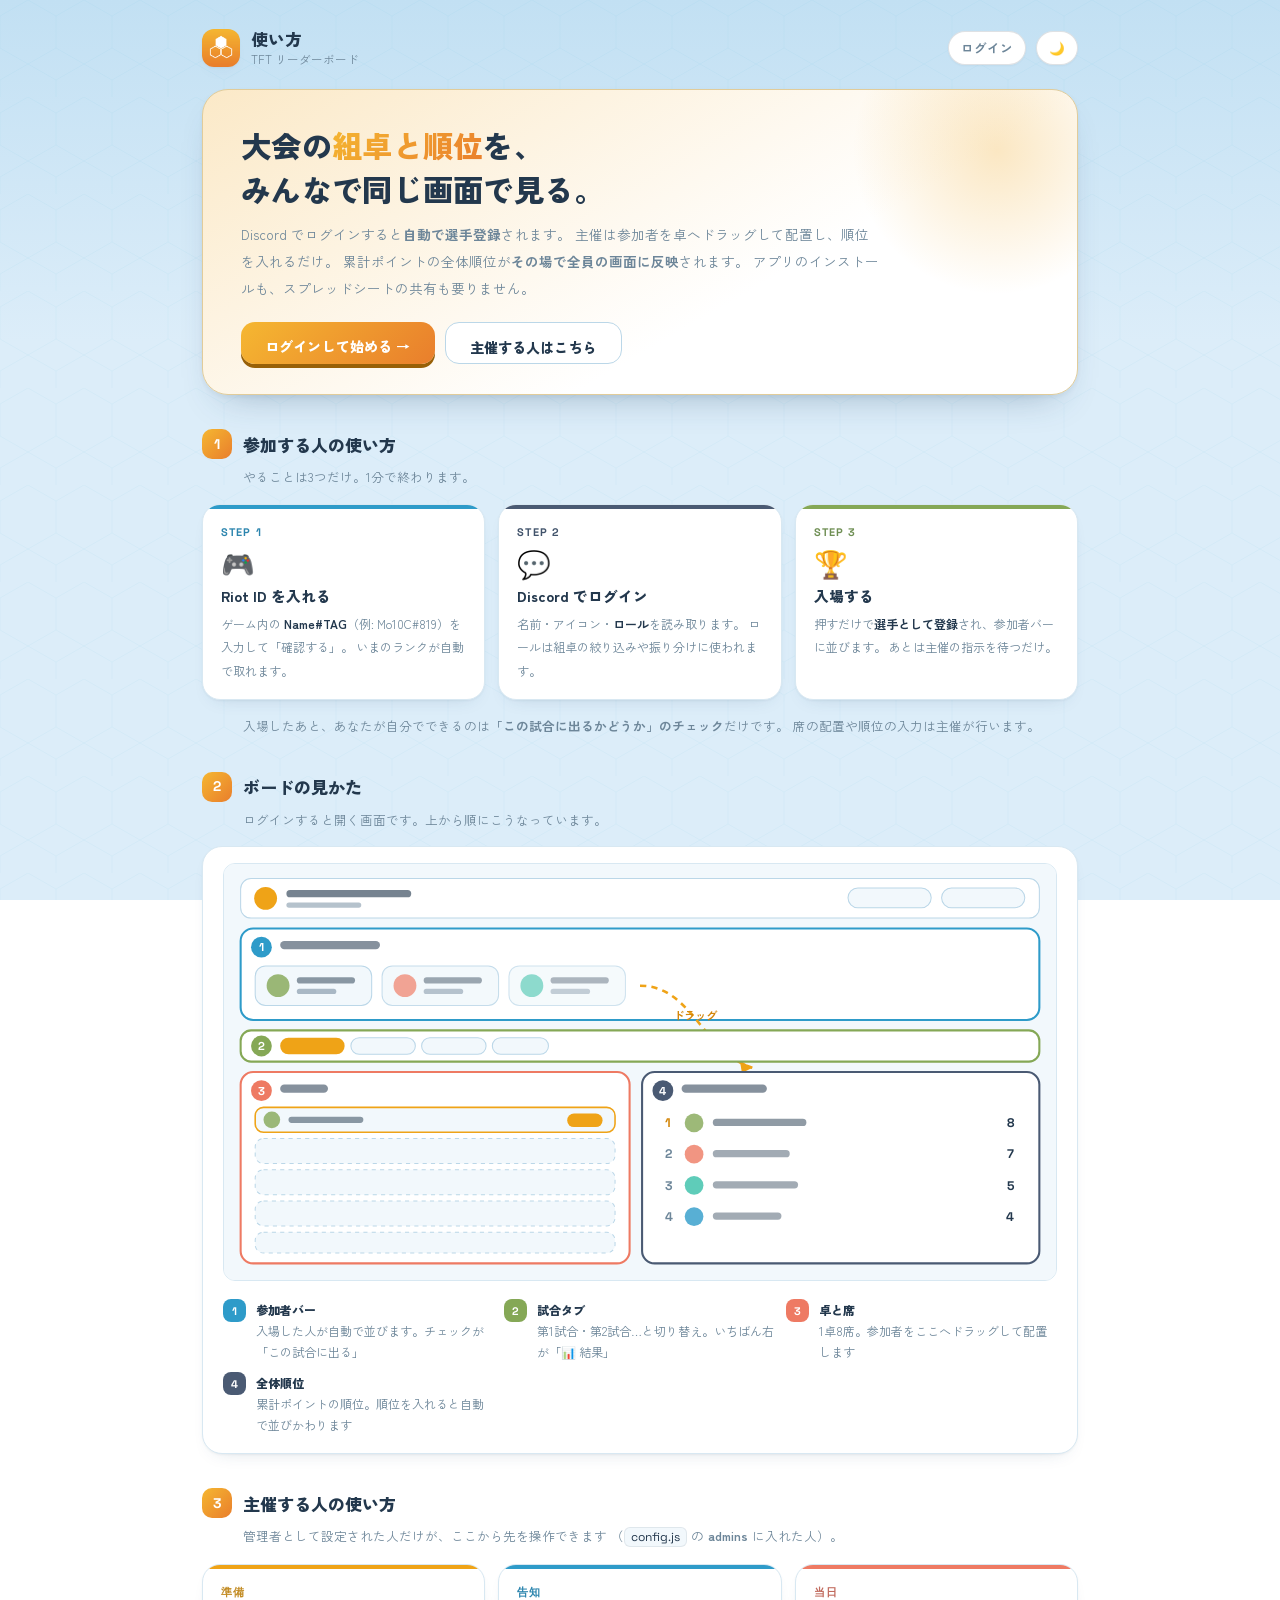
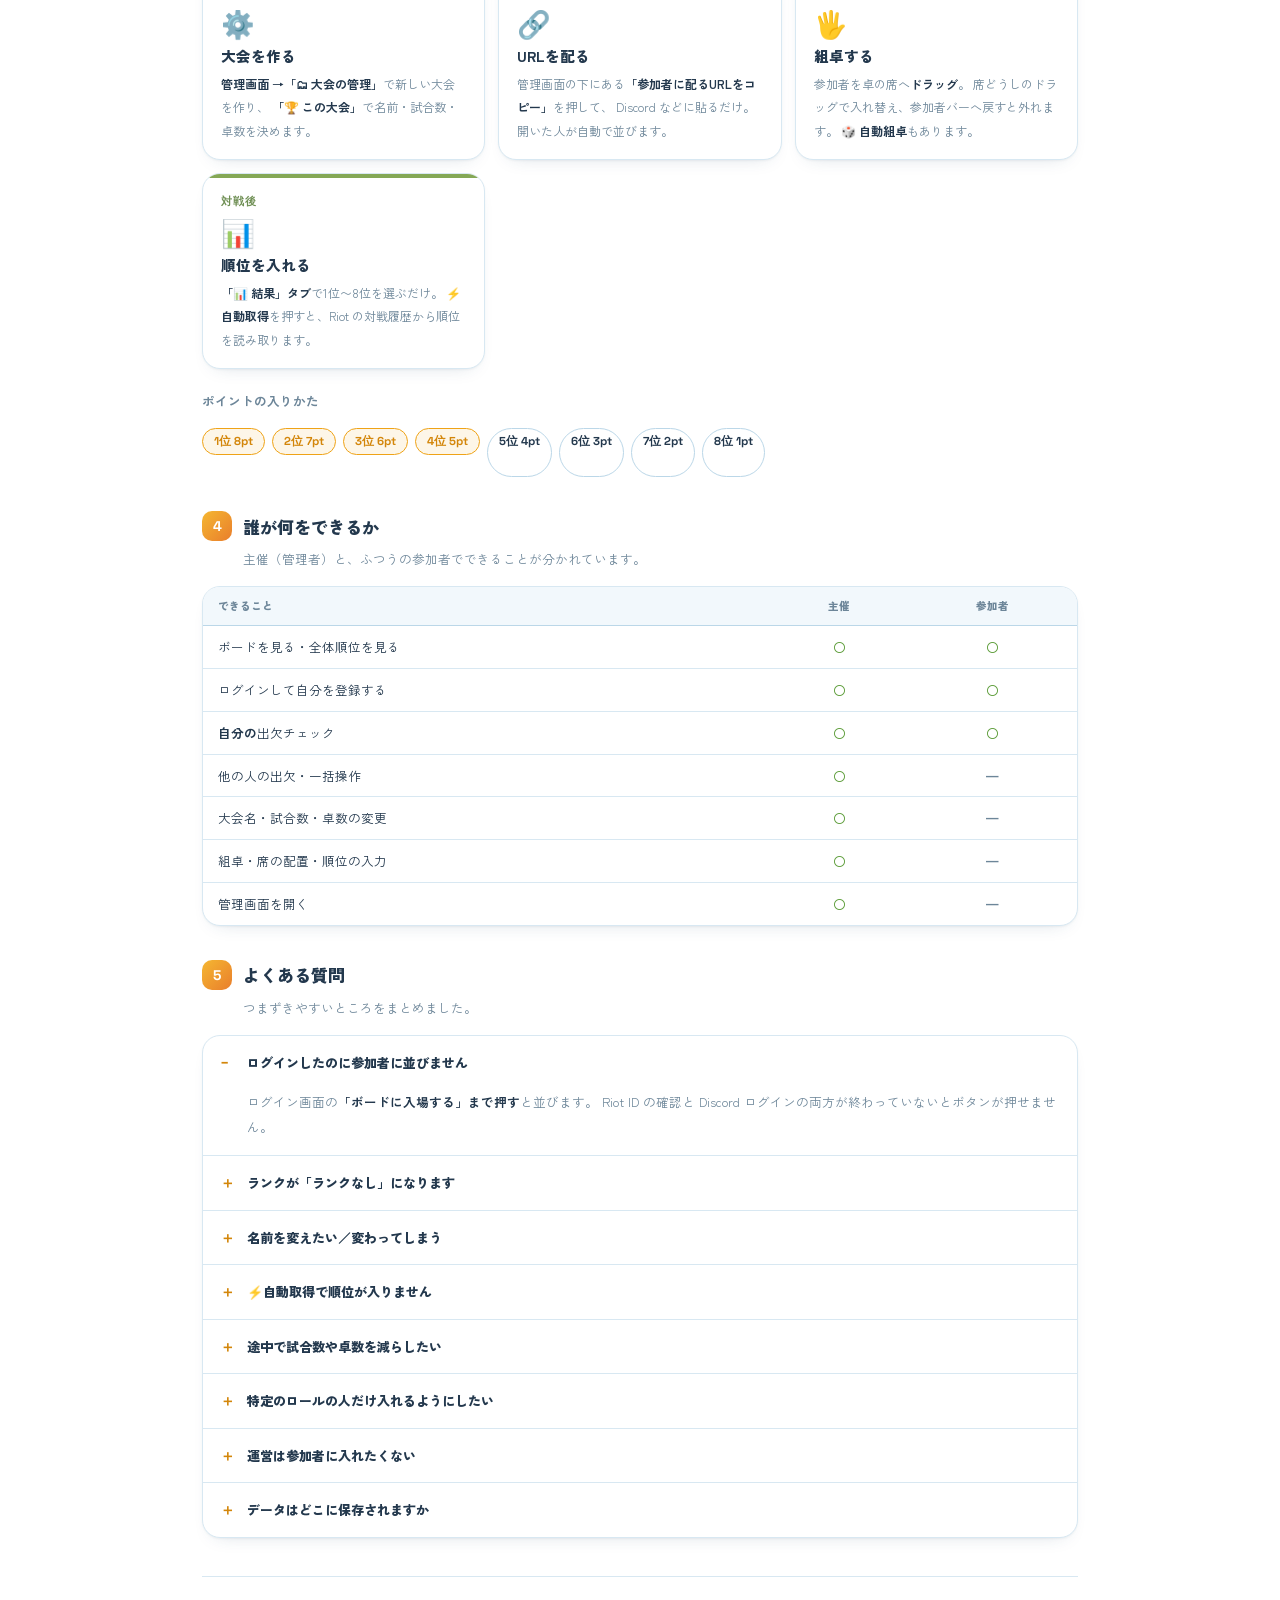
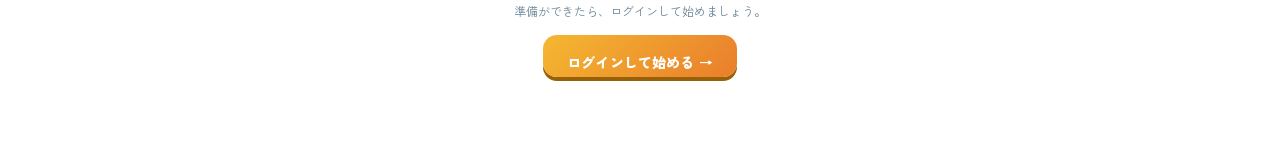
<file: guide.html>
<!DOCTYPE html>
<html lang="ja">
<head>
<meta charset="UTF-8">
<meta name="viewport" content="width=device-width, initial-scale=1.0, viewport-fit=cover">
<title>使い方 ｜ TFT リーダーボード</title>
<link rel="icon" href="favicon.ico" sizes="any">
<link rel="icon" type="image/png" sizes="192x192" href="assets/icon-192.png">
<link rel="apple-touch-icon" href="assets/apple-touch-icon.png">
<meta name="theme-color" content="#7CA455">
<meta name="description" content="TFT リーダーボードの使い方。Discord でログインすると自動で選手登録され、組卓と順位をみんなで共有できます。">
<link rel="preconnect" href="https://fonts.googleapis.com">
<link rel="preconnect" href="https://fonts.gstatic.com" crossorigin>
<link href="https://fonts.googleapis.com/css2?family=Space+Grotesk:wght@400;500;600;700&family=Zen+Kaku+Gothic+New:wght@400;500;700;900&display=swap" rel="stylesheet">
<link rel="stylesheet" href="ui.css?v=cup1">
<style>
.wrap{max-width:940px}

/* ---- ヒーロー ---- */
.hero{position:relative;overflow:hidden;border-radius:26px;margin-bottom:20px;
  background:linear-gradient(150deg,color-mix(in srgb,var(--accent) 24%,var(--surface)),var(--surface) 64%);
  border:1.5px solid color-mix(in srgb,var(--accent) 40%,var(--border));box-shadow:var(--shadow)}
.hero::after{content:"";position:absolute;right:-70px;top:-90px;width:300px;height:300px;border-radius:50%;
  background:radial-gradient(circle,color-mix(in srgb,var(--accent) 26%,transparent),transparent 68%);pointer-events:none}
.hero-in{position:relative;padding:34px clamp(20px,4vw,38px) 30px}
.hero h2{font-size:clamp(21px,4.2vw,30px);font-weight:900;line-height:1.45;letter-spacing:.01em}
.hero h2 .g{background:var(--grad);-webkit-background-clip:text;background-clip:text;color:transparent}
.hero p{font-size:13.5px;color:var(--muted);line-height:2;margin-top:10px;max-width:640px}
.hero .cta{display:flex;gap:10px;flex-wrap:wrap;margin-top:20px}
.btn{border:none;border-radius:14px;padding:13px 24px;font-size:14px;font-weight:900;color:#fff;
  background:var(--grad);box-shadow:0 4px 0 0 color-mix(in srgb,var(--accent-deep) 72%,#000);
  display:inline-block;transition:transform .1s}
.btn:active{transform:translateY(2px);box-shadow:0 2px 0 0 color-mix(in srgb,var(--accent-deep) 72%,#000)}
.btn.ghost{background:var(--surface);color:var(--ink);border:1.5px solid var(--border-strong);box-shadow:none}
.btn.ghost:hover{border-color:var(--accent-2)}

/* ---- 章 ---- */
.chap{margin-top:34px}
.chap > h3{display:flex;align-items:center;gap:11px;font-size:17px;font-weight:900;margin-bottom:6px}
.chap > h3 .n{width:30px;height:30px;border-radius:10px;flex:none;display:grid;place-items:center;
  font-family:"Space Grotesk",sans-serif;font-size:14px;color:#fff;background:var(--grad)}
.chap > .cl{font-size:12.5px;color:var(--muted);line-height:1.9;margin:0 0 15px 41px}

/* ---- 手順カード ---- */
.steps{display:grid;grid-template-columns:repeat(auto-fit,minmax(215px,1fr));gap:13px}
.step{background:var(--surface);border:1.5px solid var(--border);border-radius:18px;
  padding:18px 18px 17px;box-shadow:var(--shadow-soft);position:relative;overflow:hidden}
.step::before{content:"";position:absolute;inset:0 0 auto 0;height:4px;background:var(--tint,var(--accent))}
.step .sn{font-family:"Space Grotesk",sans-serif;font-size:11px;font-weight:700;letter-spacing:.1em;
  color:color-mix(in srgb,var(--tint,var(--accent)) 78%,var(--ink))}
.step .si{font-size:27px;line-height:1;margin:7px 0 9px}
.step h4{font-size:14.5px;font-weight:900;line-height:1.45;margin-bottom:6px}
.step p{font-size:12px;color:var(--muted);line-height:1.95}
.step p b{color:var(--ink)}

/* ---- 図（画面の見かた） ---- */
.shot{background:var(--surface);border:1.5px solid var(--border);border-radius:20px;
  overflow:hidden;box-shadow:var(--shadow-soft)}
.shot figure{margin:0;padding:16px clamp(14px,3vw,20px) 4px}
.shot svg{display:block;width:100%;height:auto;border-radius:12px;border:1px solid var(--border)}
.shot .legend{display:grid;grid-template-columns:repeat(auto-fit,minmax(230px,1fr));gap:10px;
  padding:14px clamp(14px,3vw,20px) 18px}
.lg{display:flex;gap:10px;align-items:flex-start}
.lg .k{width:23px;height:23px;border-radius:8px;flex:none;display:grid;place-items:center;
  font-family:"Space Grotesk",sans-serif;font-size:11px;font-weight:700;color:#fff}
.lg .t{font-size:12px;line-height:1.75;min-width:0}
.lg .t b{font-weight:900}
.lg .t span{color:var(--muted)}

/* ---- 表 ---- */
.tbl{background:var(--surface);border:1.5px solid var(--border);border-radius:18px;
  overflow:hidden;box-shadow:var(--shadow-soft)}
.tbl table{width:100%;border-collapse:collapse;font-size:12.5px}
.tbl th{text-align:left;font-size:10.5px;font-weight:900;color:var(--muted);padding:10px 15px;
  background:var(--surface-2);border-bottom:1.5px solid var(--border-strong);white-space:nowrap}
.tbl td{padding:10px 15px;border-bottom:1px solid var(--border);line-height:1.75}
.tbl tr:last-child td{border-bottom:none}
.tbl td.c{text-align:center;font-weight:900;white-space:nowrap}
.yes{color:var(--ok)}
.no{color:var(--muted)}

/* ---- よくある質問 ---- */
.faq{background:var(--surface);border:1.5px solid var(--border);border-radius:18px;
  overflow:hidden;box-shadow:var(--shadow-soft)}
.faq details{border-bottom:1px solid var(--border)}
.faq details:last-child{border-bottom:none}
.faq summary{padding:14px 17px;font-size:13px;font-weight:900;cursor:pointer;
  list-style:none;display:flex;align-items:center;gap:10px}
.faq summary::-webkit-details-marker{display:none}
.faq summary::before{content:"＋";font-family:"Space Grotesk",sans-serif;color:var(--accent-deep);
  font-size:15px;flex:none;width:17px}
.faq details[open] summary::before{content:"−"}
.faq summary:hover{background:var(--surface-2)}
.faq .a{padding:0 17px 16px 44px;font-size:12.5px;color:var(--muted);line-height:2}
.faq .a b{color:var(--ink)}
.faq .a code{font-family:"Space Grotesk",monospace;font-size:11px;background:var(--surface-2);
  border:1px solid var(--border);border-radius:5px;padding:1px 6px;color:var(--ink)}

.pts{display:flex;gap:7px;flex-wrap:wrap;margin-top:4px}
.pt{font-family:"Space Grotesk",sans-serif;font-size:11.5px;font-weight:700;
  border:1.5px solid var(--border-strong);border-radius:999px;padding:3px 11px;white-space:nowrap}
.pt.top{border-color:var(--accent);color:var(--accent-deep);
  background:color-mix(in srgb,var(--accent) 10%,var(--surface))}

.foot{margin-top:38px;padding:22px 0 0;border-top:1px solid var(--border);
  font-size:12px;color:var(--muted);line-height:2;text-align:center}
.foot .btn{margin-top:12px}
</style>
</head>
<body>
<div class="wrap">

  <div class="top">
    <div class="brand">
      <div class="brandmark"><img src="assets/mark.png" alt="TFT リーダーボード" onerror="this.parentNode.classList.add('noimg');this.remove()"></div>
      <div>
        <h1>使い方</h1>
        <div class="sub">TFT リーダーボード</div>
      </div>
    </div>
    <div class="spacer"></div>
    <a class="iconbtn" href="login.html">ログイン</a>
    <button class="iconbtn" id="themeBtn">🌙</button>
  </div>

  <!-- ============ ヒーロー ============ -->
  <div class="hero">
    <div class="hero-in">
      <h2>大会の<span class="g">組卓と順位</span>を、<br>みんなで同じ画面で見る。</h2>
      <p>
        Discord でログインすると<b>自動で選手登録</b>されます。
        主催は参加者を卓へドラッグして配置し、順位を入れるだけ。
        累計ポイントの全体順位が<b>その場で全員の画面に反映</b>されます。
        アプリのインストールも、スプレッドシートの共有も要りません。
      </p>
      <div class="cta">
        <a class="btn" href="login.html">ログインして始める →</a>
        <a class="btn ghost" href="#organizer">主催する人はこちら</a>
      </div>
    </div>
  </div>

  <!-- ============ 参加する人 ============ -->
  <div class="chap">
    <h3><span class="n">1</span> 参加する人の使い方</h3>
    <div class="cl">やることは3つだけ。1分で終わります。</div>
    <div class="steps">
      <div class="step" style="--tint:var(--sky)">
        <div class="sn">STEP 1</div>
        <div class="si">🎮</div>
        <h4>Riot ID を入れる</h4>
        <p>ゲーム内の <b>Name#TAG</b>（例: Mo10C#819）を入力して「確認する」。
          いまのランクが自動で取れます。</p>
      </div>
      <div class="step" style="--tint:var(--navy)">
        <div class="sn">STEP 2</div>
        <div class="si">💬</div>
        <h4>Discord でログイン</h4>
        <p>名前・アイコン・<b>ロール</b>を読み取ります。
          ロールは組卓の絞り込みや振り分けに使われます。</p>
      </div>
      <div class="step" style="--tint:var(--leaf)">
        <div class="sn">STEP 3</div>
        <div class="si">🏆</div>
        <h4>入場する</h4>
        <p>押すだけで<b>選手として登録</b>され、参加者バーに並びます。
          あとは主催の指示を待つだけ。</p>
      </div>
    </div>
    <div class="cl" style="margin-top:14px">
      入場したあと、あなたが自分でできるのは<b>「この試合に出るかどうか」のチェック</b>だけです。
      席の配置や順位の入力は主催が行います。
    </div>
  </div>

  <!-- ============ 画面の見かた ============ -->
  <div class="chap">
    <h3><span class="n">2</span> ボードの見かた</h3>
    <div class="cl">ログインすると開く画面です。上から順にこうなっています。</div>
    <div class="shot">
      <figure>
        <svg viewBox="0 0 800 400" role="img" aria-label="ボード画面の構成図">
          <rect width="800" height="400" fill="var(--surface-2)"/>

          <!-- ヘッダー -->
          <rect x="16" y="14" width="768" height="38" rx="10" fill="var(--surface)" stroke="var(--border-strong)"/>
          <circle cx="40" cy="33" r="11" fill="var(--accent)"/>
          <rect x="60" y="25" width="120" height="7" rx="3.5" fill="var(--ink)" opacity=".62"/>
          <rect x="60" y="37" width="72" height="5" rx="2.5" fill="var(--muted)" opacity=".5"/>
          <rect x="600" y="23" width="80" height="19" rx="9.5" fill="var(--surface-2)" stroke="var(--border-strong)"/>
          <rect x="690" y="23" width="80" height="19" rx="9.5" fill="var(--surface-2)" stroke="var(--border-strong)"/>

          <!-- ① 参加者バー -->
          <rect x="16" y="62" width="768" height="88" rx="12" fill="var(--surface)" stroke="var(--sky)" stroke-width="2"/>
          <circle cx="36" cy="80" r="10" fill="var(--sky)"/>
          <text x="36" y="84" font-size="11" font-weight="700" fill="#fff" text-anchor="middle"
                font-family="Space Grotesk, sans-serif">1</text>
          <rect x="54" y="74" width="96" height="8" rx="4" fill="var(--ink)" opacity=".55"/>
          <g>
            <rect x="30" y="98" width="112" height="38" rx="10" fill="var(--surface-2)" stroke="var(--border-strong)"/>
            <circle cx="52" cy="117" r="11" fill="var(--leaf)" opacity=".8"/>
            <rect x="70" y="109" width="56" height="6" rx="3" fill="var(--ink)" opacity=".5"/>
            <rect x="70" y="120" width="38" height="5" rx="2.5" fill="var(--muted)" opacity=".55"/>
          </g>
          <g opacity=".85">
            <rect x="152" y="98" width="112" height="38" rx="10" fill="var(--surface-2)" stroke="var(--border-strong)"/>
            <circle cx="174" cy="117" r="11" fill="var(--coral)" opacity=".8"/>
            <rect x="192" y="109" width="56" height="6" rx="3" fill="var(--ink)" opacity=".5"/>
            <rect x="192" y="120" width="38" height="5" rx="2.5" fill="var(--muted)" opacity=".55"/>
          </g>
          <g opacity=".7">
            <rect x="274" y="98" width="112" height="38" rx="10" fill="var(--surface-2)" stroke="var(--border-strong)"/>
            <circle cx="296" cy="117" r="11" fill="var(--mint)" opacity=".8"/>
            <rect x="314" y="109" width="56" height="6" rx="3" fill="var(--ink)" opacity=".5"/>
            <rect x="314" y="120" width="38" height="5" rx="2.5" fill="var(--muted)" opacity=".55"/>
          </g>
          <!-- ドラッグの矢印 -->
          <path d="M400 117 C 450 117, 460 180, 508 196" stroke="var(--accent)" stroke-width="2.5"
                fill="none" stroke-dasharray="6 5"/>
          <path d="M508 196 l -12 -7 l 2 12 z" fill="var(--accent)"/>
          <text x="432" y="150" font-size="11" font-weight="700" fill="var(--accent-deep)"
                font-family="Zen Kaku Gothic New, sans-serif">ドラッグ</text>

          <!-- ② 試合タブ -->
          <rect x="16" y="160" width="768" height="30" rx="10" fill="var(--surface)" stroke="var(--leaf)" stroke-width="2"/>
          <circle cx="36" cy="175" r="10" fill="var(--leaf)"/>
          <text x="36" y="179" font-size="11" font-weight="700" fill="#fff" text-anchor="middle"
                font-family="Space Grotesk, sans-serif">2</text>
          <rect x="54" y="167" width="62" height="16" rx="8" fill="var(--accent)"/>
          <rect x="122" y="167" width="62" height="16" rx="8" fill="var(--surface-2)" stroke="var(--border-strong)"/>
          <rect x="190" y="167" width="62" height="16" rx="8" fill="var(--surface-2)" stroke="var(--border-strong)"/>
          <rect x="258" y="167" width="54" height="16" rx="8" fill="var(--surface-2)" stroke="var(--border-strong)"/>

          <!-- ③ 卓 -->
          <rect x="16" y="200" width="374" height="184" rx="12" fill="var(--surface)" stroke="var(--coral)" stroke-width="2"/>
          <circle cx="36" cy="218" r="10" fill="var(--coral)"/>
          <text x="36" y="222" font-size="11" font-weight="700" fill="#fff" text-anchor="middle"
                font-family="Space Grotesk, sans-serif">3</text>
          <rect x="54" y="212" width="46" height="8" rx="4" fill="var(--ink)" opacity=".55"/>
          <g>
            <rect x="30" y="234" width="346" height="24" rx="8" fill="var(--surface-2)" stroke="var(--accent)" stroke-width="1.5"/>
            <circle cx="46" cy="246" r="8" fill="var(--leaf)" opacity=".8"/>
            <rect x="62" y="243" width="72" height="6" rx="3" fill="var(--ink)" opacity=".5"/>
            <rect x="330" y="240" width="34" height="13" rx="6.5" fill="var(--accent)"/>
          </g>
          <rect x="30" y="264" width="346" height="24" rx="8" fill="var(--surface-2)" stroke="var(--border-strong)" stroke-dasharray="4 4"/>
          <rect x="30" y="294" width="346" height="24" rx="8" fill="var(--surface-2)" stroke="var(--border-strong)" stroke-dasharray="4 4"/>
          <rect x="30" y="324" width="346" height="24" rx="8" fill="var(--surface-2)" stroke="var(--border-strong)" stroke-dasharray="4 4"/>
          <rect x="30" y="354" width="346" height="20" rx="8" fill="var(--surface-2)" stroke="var(--border-strong)" stroke-dasharray="4 4"/>

          <!-- ④ 結果 -->
          <rect x="402" y="200" width="382" height="184" rx="12" fill="var(--surface)" stroke="var(--navy)" stroke-width="2"/>
          <circle cx="422" cy="218" r="10" fill="var(--navy)"/>
          <text x="422" y="222" font-size="11" font-weight="700" fill="#fff" text-anchor="middle"
                font-family="Space Grotesk, sans-serif">4</text>
          <rect x="440" y="212" width="82" height="8" rx="4" fill="var(--ink)" opacity=".55"/>
          <g font-family="Space Grotesk, sans-serif" font-size="12" font-weight="700">
            <text x="424" y="253" fill="var(--accent-deep)">1</text>
            <circle cx="452" cy="249" r="9" fill="var(--leaf)" opacity=".8"/>
            <rect x="470" y="245" width="90" height="7" rx="3.5" fill="var(--ink)" opacity=".5"/>
            <text x="760" y="253" fill="var(--ink)" text-anchor="end">8</text>

            <text x="424" y="283" fill="var(--muted)">2</text>
            <circle cx="452" cy="279" r="9" fill="var(--coral)" opacity=".8"/>
            <rect x="470" y="275" width="74" height="7" rx="3.5" fill="var(--ink)" opacity=".42"/>
            <text x="760" y="283" fill="var(--ink)" text-anchor="end">7</text>

            <text x="424" y="313" fill="var(--muted)">3</text>
            <circle cx="452" cy="309" r="9" fill="var(--mint)" opacity=".8"/>
            <rect x="470" y="305" width="82" height="7" rx="3.5" fill="var(--ink)" opacity=".42"/>
            <text x="760" y="313" fill="var(--ink)" text-anchor="end">5</text>

            <text x="424" y="343" fill="var(--muted)">4</text>
            <circle cx="452" cy="339" r="9" fill="var(--sky)" opacity=".8"/>
            <rect x="470" y="335" width="66" height="7" rx="3.5" fill="var(--ink)" opacity=".42"/>
            <text x="760" y="343" fill="var(--ink)" text-anchor="end">4</text>
          </g>
        </svg>
      </figure>
      <div class="legend">
        <div class="lg"><span class="k" style="background:var(--sky)">1</span>
          <span class="t"><b>参加者バー</b><br><span>入場した人が自動で並びます。チェックが「この試合に出る」</span></span></div>
        <div class="lg"><span class="k" style="background:var(--leaf)">2</span>
          <span class="t"><b>試合タブ</b><br><span>第1試合・第2試合…と切り替え。いちばん右が「📊 結果」</span></span></div>
        <div class="lg"><span class="k" style="background:var(--coral)">3</span>
          <span class="t"><b>卓と席</b><br><span>1卓8席。参加者をここへドラッグして配置します</span></span></div>
        <div class="lg"><span class="k" style="background:var(--navy)">4</span>
          <span class="t"><b>全体順位</b><br><span>累計ポイントの順位。順位を入れると自動で並びかわります</span></span></div>
      </div>
    </div>
  </div>

  <!-- ============ 主催する人 ============ -->
  <div class="chap" id="organizer">
    <h3><span class="n">3</span> 主催する人の使い方</h3>
    <div class="cl">
      管理者として設定された人だけが、ここから先を操作できます
      （<code style="font-family:'Space Grotesk',monospace">config.js</code> の <b>admins</b> に入れた人）。
    </div>
    <div class="steps">
      <div class="step" style="--tint:var(--gold)">
        <div class="sn">準備</div>
        <div class="si">⚙️</div>
        <h4>大会を作る</h4>
        <p><b>管理画面 →「🗂 大会の管理」</b>で新しい大会を作り、
          <b>「🏆 この大会」</b>で名前・試合数・卓数を決めます。</p>
      </div>
      <div class="step" style="--tint:var(--sky)">
        <div class="sn">告知</div>
        <div class="si">🔗</div>
        <h4>URLを配る</h4>
        <p>管理画面の下にある<b>「参加者に配るURLをコピー」</b>を押して、
          Discord などに貼るだけ。開いた人が自動で並びます。</p>
      </div>
      <div class="step" style="--tint:var(--coral)">
        <div class="sn">当日</div>
        <div class="si">🖐</div>
        <h4>組卓する</h4>
        <p>参加者を卓の席へ<b>ドラッグ</b>。
          席どうしのドラッグで入れ替え、参加者バーへ戻すと外れます。
          <b>🎲 自動組卓</b>もあります。</p>
      </div>
      <div class="step" style="--tint:var(--leaf)">
        <div class="sn">対戦後</div>
        <div class="si">📊</div>
        <h4>順位を入れる</h4>
        <p><b>「📊 結果」タブ</b>で1位〜8位を選ぶだけ。
          <b>⚡自動取得</b>を押すと、Riot の対戦履歴から順位を読み取ります。</p>
      </div>
    </div>

    <div class="cl" style="margin-top:20px;margin-left:0"><b>ポイントの入りかた</b></div>
    <div class="pts">
      <span class="pt top">1位 8pt</span><span class="pt top">2位 7pt</span>
      <span class="pt top">3位 6pt</span><span class="pt top">4位 5pt</span>
      <span class="pt">5位 4pt</span><span class="pt">6位 3pt</span>
      <span class="pt">7位 2pt</span><span class="pt">8位 1pt</span>
    </div>
  </div>

  <!-- ============ できること ============ -->
  <div class="chap">
    <h3><span class="n">4</span> 誰が何をできるか</h3>
    <div class="cl">主催（管理者）と、ふつうの参加者でできることが分かれています。</div>
    <div class="tbl">
      <table>
        <tr><th>できること</th><th style="text-align:center">主催</th><th style="text-align:center">参加者</th></tr>
        <tr><td>ボードを見る・全体順位を見る</td><td class="c yes">○</td><td class="c yes">○</td></tr>
        <tr><td>ログインして自分を登録する</td><td class="c yes">○</td><td class="c yes">○</td></tr>
        <tr><td><b>自分の</b>出欠チェック</td><td class="c yes">○</td><td class="c yes">○</td></tr>
        <tr><td>他の人の出欠・一括操作</td><td class="c yes">○</td><td class="c no">—</td></tr>
        <tr><td>大会名・試合数・卓数の変更</td><td class="c yes">○</td><td class="c no">—</td></tr>
        <tr><td>組卓・席の配置・順位の入力</td><td class="c yes">○</td><td class="c no">—</td></tr>
        <tr><td>管理画面を開く</td><td class="c yes">○</td><td class="c no">—</td></tr>
      </table>
    </div>
  </div>

  <!-- ============ FAQ ============ -->
  <div class="chap">
    <h3><span class="n">5</span> よくある質問</h3>
    <div class="cl">つまずきやすいところをまとめました。</div>
    <div class="faq">
      <details open>
        <summary>ログインしたのに参加者に並びません</summary>
        <div class="a">
          ログイン画面の<b>「ボードに入場する」まで押す</b>と並びます。
          Riot ID の確認と Discord ログインの両方が終わっていないとボタンが押せません。
        </div>
      </details>
      <details>
        <summary>ランクが「ランクなし」になります</summary>
        <div class="a">
          そのアカウントが<b>今のセットでランク戦をまだプレイしていない</b>ときの表示です。
          正常な動作で、大会の進行には影響しません。
        </div>
      </details>
      <details>
        <summary>名前を変えたい／変わってしまう</summary>
        <div class="a">
          表示名は Discord の名前をそのまま使います。固定したいときは主催に頼んでください。
          管理画面の<b>「👥 メンバー」で表示名を入れると、本人が再ログインしても変わらなくなります</b>。
        </div>
      </details>
      <details>
        <summary>⚡自動取得で順位が入りません</summary>
        <div class="a">
          その卓の<b>2人以上が同じ対戦に入っている</b>必要があります。
          直近の履歴から探すので、対戦直後に押してください。
          見つからない人は手で入れられます（誰が見つからなかったかは画面に出ます）。
        </div>
      </details>
      <details>
        <summary>途中で試合数や卓数を減らしたい</summary>
        <div class="a">
          減らせますが、<b>その先の試合・卓に入っていた配置と順位は消えます</b>。
          消える前に管理画面の「💾 データ」からバックアップを取っておくと安心です。
        </div>
      </details>
      <details>
        <summary>特定のロールの人だけ入れるようにしたい</summary>
        <div class="a">
          管理画面の<b>「🏆 この大会」→ 公開範囲</b>で「指定ロールの保持者だけ」を選び、
          ロールを選んで保存します。管理者はいつでも入れます。
        </div>
      </details>
      <details>
        <summary>運営は参加者に入れたくない</summary>
        <div class="a">
          <code>config.js</code> の <b>roles.staffRoleIds</b> に運営ロールのIDを入れると、
          その人は「見るだけの人」になり、参加者・組卓・全体順位に入らなくなります。
          出てもらうときは管理画面の「👥 メンバー」で<b>「大会に参加」</b>をONにしてください。
        </div>
      </details>
      <details>
        <summary>データはどこに保存されますか</summary>
        <div class="a">
          Firestore に保存され、開いている全員の画面へ<b>リアルタイムで反映</b>されます。
          ヘッダーに <b>● LIVE 共有中</b> と出ていれば共有できています。
          「ローカル保存モード」と出ているときは、そのブラウザの中だけに保存されています。
        </div>
      </details>
    </div>
  </div>

  <div class="foot">
    準備ができたら、ログインして始めましょう。
    <div><a class="btn" href="login.html">ログインして始める →</a></div>
  </div>

</div>

<script>
(function(){
  // テーマ切り替えだけ。このページはログイン不要で読めます。
  const KEY = "mcc-portal-theme";
  const btn = document.getElementById("themeBtn");
  function apply(t){
    document.documentElement.setAttribute("data-theme", t);
    btn.textContent = (t === "dark") ? "☀️" : "🌙";
  }
  let cur = "light";
  try { cur = localStorage.getItem(KEY) || "light"; } catch(e){}
  apply(cur);
  btn.onclick = () => {
    const t = document.documentElement.getAttribute("data-theme") === "dark" ? "light" : "dark";
    try { localStorage.setItem(KEY, t); } catch(e){}
    apply(t);
  };
})();
</script>
</body>
</html>
</file>
<file: ui.css>
/* =============================================================
   ui.css — TFT リーダーボード 共通スタイル

   色は今までと同じものを使っています（金〜橙のアクセント、空の青、
   濃紺の文字色）。変えたのは「使い方」のほうです。

     ・文字の大きさと太さに段差をつけた（前は何でも太字で平坦だった）
     ・枠線を細く薄く、影は浮いているものにだけ（前は全部に枠＋影）
     ・余白を 4px の倍数にそろえた（前は 6/7/9/11/13px がばらばら）
     ・角丸を「面は大きく・部品は小さく」に統一
     ・アイコンを絵文字から線画（SVG）に
   ============================================================= */

:root{
  /* ---- 色（今までと同じ）---- */
  --bg:#DCEDF9;
  --bg-2:#C2E0F3;
  --surface:#FFFFFF;
  --surface-2:#F2F8FC;
  --border:#D8E8F2;
  --border-strong:#BBD7E8;

  --ink:#23384D;
  --muted:#6D8699;

  --accent:#EFA317;
  --accent-deep:#D3860A;
  --accent-2:#2E9BC9;
  --accent-2-deep:#1E7FAA;

  --gold:#EFA317;
  --sky:#2E9BC9;
  --leaf:#85A856;
  --mint:#37BFA8;
  --coral:#EE7A63;
  --navy:#4A5A73;

  --ok:#5F9E3C;
  --warn:#EFA317;
  --danger:#DF5B4C;

  /* 旧名の互換（既存のCSSが参照しているため残す） */
  --pink:var(--accent);
  --pink-deep:var(--accent-deep);
  --pink-soft:#F7D9A0;
  --cyan:var(--accent-2);
  --cyan-deep:var(--accent-2-deep);
  --cyan-soft:#BFE4F3;
  --violet:var(--leaf);
  --hexline:rgba(60,120,170,.16);

  --grad:linear-gradient(135deg,#F5B731,#E97E2C);
  --grad-sky:linear-gradient(135deg,#5FC2E8,#2E9BC9);

  /* ---- 線 ---- */
  /* 面の区切りは「細くて薄い線」。太い枠は使わない。 */
  --hairline:color-mix(in srgb,var(--ink) 9%,transparent);
  --hairline-2:color-mix(in srgb,var(--ink) 15%,transparent);
  /* 面の上辺に入れる1pxの明るい線。ガラスっぽい立体感が出る。 */
  --edge:rgba(255,255,255,.72);

  /* ---- 影（浮いているものにだけ）---- */
  --e1:0 1px 2px rgba(35,70,105,.05);
  --e2:0 1px 2px rgba(35,70,105,.05), 0 8px 20px -14px rgba(35,70,105,.28);
  --e3:0 2px 4px rgba(35,70,105,.06), 0 18px 38px -22px rgba(35,70,105,.42);
  --e-pop:0 2px 4px rgba(35,70,105,.05), 0 14px 30px -20px rgba(35,70,105,.40);
  /* 旧名 */
  --shadow:var(--e3);
  --shadow-soft:var(--e2);
  --shadow-pop:var(--e-pop);

  /* ---- 角丸 ---- */
  --r-sm:9px;    /* チップ・小さなタグ */
  --r-md:12px;   /* ボタン・入力欄 */
  --r-lg:18px;   /* 小さめの面 */
  --r-xl:22px;   /* カード */
  --r-full:999px;

  /* ---- 動き ---- */
  --ease:cubic-bezier(.2,.9,.3,1);
  --t:.16s var(--ease);
}

:root[data-theme="dark"]{
  --bg:#111C29;
  --bg-2:#0C141E;
  --surface:#1A2735;
  --surface-2:#152232;
  --border:#2A3B4D;
  --border-strong:#3B5064;

  --ink:#E8F2F9;
  --muted:#93A9BC;

  --accent:#F7BE47;
  --accent-deep:#F0A317;
  --accent-2:#5CBEE4;
  --accent-2-deep:#8FD6F0;

  --gold:#F7BE47;
  --sky:#5CBEE4;
  --leaf:#9BC96C;
  --mint:#55D8C0;
  --coral:#F49482;
  --navy:#8FA3BE;

  --ok:#7BC456;
  --warn:#F7BE47;
  --danger:#F27A6C;

  --pink-soft:#6B5225;
  --cyan-soft:#1E4C63;
  --hexline:rgba(140,190,230,.14);

  --grad:linear-gradient(135deg,#F7BE47,#EE8A3C);
  --grad-sky:linear-gradient(135deg,#6FCBEC,#3FA6D4);

  --hairline:rgba(255,255,255,.09);
  --hairline-2:rgba(255,255,255,.16);
  --edge:rgba(255,255,255,.07);

  --e1:0 1px 2px rgba(0,0,0,.34);
  --e2:0 1px 2px rgba(0,0,0,.34), 0 10px 24px -16px rgba(0,0,0,.72);
  --e3:0 2px 5px rgba(0,0,0,.40), 0 22px 44px -24px rgba(0,0,0,.86);
  --e-pop:0 2px 5px rgba(0,0,0,.36), 0 16px 34px -22px rgba(0,0,0,.80);
}

*{box-sizing:border-box;margin:0;padding:0}

/* 背景。前は雲のグラデーションを4枚重ねていて、ぼんやり散らかって
   見えていた。1枚の落ち着いたグラデーション＋うっすらした六角形の
   地紋（TFTの盤面）に変更。色は同じ。 */
body{
  font-family:"Zen Kaku Gothic New","Hiragino Kaku Gothic ProN",
              -apple-system,BlinkMacSystemFont,sans-serif;
  font-size:14px;
  line-height:1.7;
  color:var(--ink);
  min-height:100vh;
  background:
    url("data:image/svg+xml;utf8,\
<svg xmlns='http://www.w3.org/2000/svg' width='56' height='97'>\
<path d='M28 0 L56 16 L56 48 L28 64 L0 48 L0 16 Z M28 64 L56 80 L56 112 M28 64 L0 80 L0 112' \
fill='none' stroke='%232E9BC9' stroke-opacity='0.055' stroke-width='1'/></svg>"),
    linear-gradient(180deg, var(--bg-2) 0%, var(--bg) 38%, var(--bg) 100%);
  background-attachment:fixed;
  background-size:56px 97px, auto;
  -webkit-font-smoothing:antialiased;
  text-rendering:optimizeLegibility;
}
:root[data-theme="dark"] body{
  background:
    url("data:image/svg+xml;utf8,\
<svg xmlns='http://www.w3.org/2000/svg' width='56' height='97'>\
<path d='M28 0 L56 16 L56 48 L28 64 L0 48 L0 16 Z M28 64 L56 80 L56 112 M28 64 L0 80 L0 112' \
fill='none' stroke='%235CBEE4' stroke-opacity='0.05' stroke-width='1'/></svg>"),
    linear-gradient(180deg, var(--bg-2) 0%, var(--bg) 42%, var(--bg) 100%);
  background-attachment:fixed;
  background-size:56px 97px, auto;
}

a{color:inherit;text-decoration:none}
button{font-family:inherit;cursor:pointer;color:inherit;background:none;border:none}
input,select,textarea{font-family:inherit}
img{max-width:100%}

/* 数字は等幅にそろえる（順位やptがガタつかない） */
.num,.mono{font-family:"Space Grotesk",ui-monospace,sans-serif;font-variant-numeric:tabular-nums}

.wrap{max-width:1120px;margin:0 auto;padding:clamp(16px,3vw,28px) clamp(16px,3vw,32px) 88px}
.spacer{flex:1}

/* =============================================================
   文字の段差
   前は何でも font-weight:900 で、大きさもほぼ同じだった。
   見出し / 本文 / 補助 の3段にはっきり分ける。
   ============================================================= */
h1{font-size:19px;font-weight:800;letter-spacing:-.01em;line-height:1.35}
h2{font-size:16px;font-weight:800;letter-spacing:-.005em;line-height:1.45}
h3{font-size:14px;font-weight:800;line-height:1.5}
.lead{font-size:13px;color:var(--muted);line-height:1.85}
.hint{font-size:12px;color:var(--muted);line-height:1.7}
/* 小さな見出しラベル（英字の小見出しなど） */
.eyebrow{font-size:10.5px;font-weight:800;letter-spacing:.14em;text-transform:uppercase;
  color:var(--muted)}

/* =============================================================
   ヘッダー
   ============================================================= */
.top{display:flex;align-items:center;gap:10px;flex-wrap:wrap;margin-bottom:22px}
.brand{display:flex;align-items:center;gap:11px;min-width:0}
.brandmark{width:38px;height:38px;flex:none;position:relative;display:grid;place-items:center;
  border-radius:12px;overflow:hidden;box-shadow:var(--e2)}
.brandmark img{width:100%;height:100%;object-fit:cover;display:block}
.brandmark.noimg{background:var(--grad)}
.brandmark.noimg::after{content:"⬢";color:#fff;font-size:17px;line-height:1}
.brand h1{font-size:16.5px;font-weight:800;letter-spacing:-.01em}
.brand .sub{font-size:11.5px;color:var(--muted);line-height:1.4;margin-top:1px}

/* ヘッダーの丸ボタン。アイコンは線画（SVG）を入れる前提。 */
.iconbtn{display:inline-flex;align-items:center;gap:7px;height:34px;padding:0 13px;
  border-radius:var(--r-full);background:var(--surface);
  box-shadow:inset 0 0 0 1px var(--hairline-2), var(--e1);
  font-size:12.5px;font-weight:700;color:var(--muted);white-space:nowrap;
  transition:color var(--t),box-shadow var(--t),transform var(--t)}
.iconbtn:hover{color:var(--ink);box-shadow:inset 0 0 0 1px var(--accent-2), var(--e2)}
.iconbtn:active{transform:translateY(1px)}
.iconbtn svg{width:15px;height:15px;flex:none}
.iconbtn.sq{width:34px;padding:0;justify-content:center}

/* 状態バッジ */
.badge{display:inline-flex;align-items:center;gap:6px;height:25px;padding:0 11px;
  border-radius:var(--r-full);font-size:11px;font-weight:800;letter-spacing:.02em;
  color:var(--muted);box-shadow:inset 0 0 0 1px var(--hairline-2)}
.badge.admin{color:var(--accent-deep);box-shadow:inset 0 0 0 1px color-mix(in srgb,var(--accent) 52%,transparent);
  background:color-mix(in srgb,var(--accent) 9%,transparent)}
.badge.live,.badge.ok{color:var(--ok);box-shadow:inset 0 0 0 1px color-mix(in srgb,var(--ok) 48%,transparent);
  background:color-mix(in srgb,var(--ok) 8%,transparent)}
.badge.warn{color:var(--accent-deep);box-shadow:inset 0 0 0 1px color-mix(in srgb,var(--warn) 52%,transparent);
  background:color-mix(in srgb,var(--warn) 9%,transparent)}
.badge.view{color:var(--accent-2-deep);box-shadow:inset 0 0 0 1px color-mix(in srgb,var(--accent-2) 48%,transparent);
  background:color-mix(in srgb,var(--accent-2) 8%,transparent)}
.badge .dot{width:6px;height:6px;border-radius:var(--r-full);background:currentColor;flex:none}

/* =============================================================
   面（カード）
   枠線ではなく「内側1pxの線＋うっすらした影」で面を作る。
   上辺だけ明るい線を入れて、板が置いてあるように見せる。
   ============================================================= */
.card{position:relative;background:var(--surface);border-radius:var(--r-xl);
  padding:20px 22px;box-shadow:inset 0 0 0 1px var(--hairline), var(--e2);
  margin-bottom:14px}
.card::before{content:"";position:absolute;inset:0 0 auto 0;height:1px;border-radius:var(--r-xl) var(--r-xl) 0 0;
  background:var(--edge);pointer-events:none}
.card > h2{margin-bottom:6px}
.card > h2 + .lead{margin-bottom:14px}
.card > .lead{margin-bottom:14px}

/* 中身が一覧のときは余白を詰める（行が主役なので） */
.card.flush{padding:0;overflow:hidden}
.card.flush > .card-head{padding:16px 20px 14px;box-shadow:inset 0 -1px 0 var(--hairline)}
.card.flush > .card-body{padding:6px 20px 14px}

/* =============================================================
   ボタン
   ============================================================= */
.btn{display:inline-flex;align-items:center;justify-content:center;gap:8px;
  height:42px;padding:0 22px;border-radius:14px;
  font-size:14px;font-weight:800;letter-spacing:.01em;color:#fff;
  background:var(--grad);
  box-shadow:0 1px 2px rgba(35,70,105,.10), 0 10px 22px -12px color-mix(in srgb,var(--accent-deep) 80%,transparent);
  transition:transform var(--t),box-shadow var(--t),filter var(--t)}
.btn:hover{transform:translateY(-1px);filter:saturate(1.06)}
.btn:active{transform:translateY(0);box-shadow:0 1px 2px rgba(35,70,105,.10)}
.btn:disabled{opacity:.42;cursor:default;transform:none;filter:none;box-shadow:none}
.btn.sec,.btn.ghost{background:var(--surface);color:var(--ink);
  box-shadow:inset 0 0 0 1px var(--hairline-2), var(--e1)}
.btn.sec:hover,.btn.ghost:hover{box-shadow:inset 0 0 0 1px var(--accent-2), var(--e2)}
.btn.big{height:50px;font-size:15px;border-radius:16px;width:100%}
.btn.discord{background:#5865F2;
  box-shadow:0 1px 2px rgba(35,70,105,.10), 0 10px 22px -12px rgba(88,101,242,.75)}

/* 小さいボタン。前は枠線が太くて「フォームの部品」に見えていた。 */
.mini{display:inline-flex;align-items:center;justify-content:center;gap:6px;
  height:33px;padding:0 14px;border-radius:10px;
  font-size:12.5px;font-weight:700;color:var(--ink);background:var(--surface);
  box-shadow:inset 0 0 0 1px var(--hairline-2), var(--e1);
  white-space:nowrap;transition:box-shadow var(--t),transform var(--t),color var(--t)}
.mini:hover{box-shadow:inset 0 0 0 1px var(--accent-2), var(--e2)}
.mini:active{transform:translateY(1px)}
.mini svg{width:14px;height:14px;flex:none}
.mini.grad{color:#fff;background:var(--grad);
  box-shadow:0 1px 2px rgba(35,70,105,.10), 0 8px 18px -12px color-mix(in srgb,var(--accent-deep) 80%,transparent)}
.mini.grad:hover{filter:saturate(1.06);box-shadow:0 1px 2px rgba(35,70,105,.10), 0 10px 20px -11px color-mix(in srgb,var(--accent-deep) 85%,transparent)}
.mini.danger{color:var(--danger);
  box-shadow:inset 0 0 0 1px color-mix(in srgb,var(--danger) 34%,var(--hairline-2))}
.mini.danger:hover{box-shadow:inset 0 0 0 1px var(--danger), var(--e2)}
.mini:disabled{opacity:.45;cursor:default;transform:none}

/* =============================================================
   入力欄
   ============================================================= */
input[type=text],input[type=number],input[type=date],select,textarea{
  height:40px;padding:0 13px;border-radius:var(--r-md);border:none;
  background:var(--surface);color:var(--ink);font-size:13.5px;
  box-shadow:inset 0 0 0 1px var(--hairline-2);
  transition:box-shadow var(--t)}
textarea{height:auto;padding:11px 13px;line-height:1.7;resize:vertical}
input::placeholder,textarea::placeholder{color:var(--muted);opacity:.72}
input:focus,select:focus,textarea:focus{outline:none;
  box-shadow:inset 0 0 0 1.5px var(--accent-2), 0 0 0 3px color-mix(in srgb,var(--accent-2) 16%,transparent)}
select{padding-right:30px;appearance:none;cursor:pointer;
  background-image:linear-gradient(45deg,transparent 50%,var(--muted) 50%),
                   linear-gradient(135deg,var(--muted) 50%,transparent 50%);
  background-position:calc(100% - 15px) 17px, calc(100% - 10px) 17px;
  background-size:5px 5px,5px 5px;background-repeat:no-repeat}
input[type=checkbox],input[type=radio]{width:16px;height:16px;accent-color:var(--accent);cursor:pointer}
.chk{display:inline-flex;align-items:center;gap:7px;font-size:13px;font-weight:600;
  color:var(--ink);cursor:pointer;user-select:none}

.row{display:flex;gap:10px;flex-wrap:wrap;align-items:center;margin-bottom:10px}
.row:last-child{margin-bottom:0}
.row > label{font-size:12px;font-weight:700;color:var(--muted)}

code{font-family:"Space Grotesk",ui-monospace,monospace;font-size:12px;
  padding:2px 7px;border-radius:6px;background:var(--surface-2);
  box-shadow:inset 0 0 0 1px var(--hairline);color:var(--ink)}

/* =============================================================
   チップ（ロール・タグ）
   ============================================================= */
.role-chip,.rp,.chip{display:inline-flex;align-items:center;gap:6px;height:27px;padding:0 11px;
  border-radius:var(--r-full);font-size:11.5px;font-weight:700;color:var(--muted);
  background:var(--surface);box-shadow:inset 0 0 0 1px var(--hairline-2);
  white-space:nowrap;transition:box-shadow var(--t),color var(--t)}
.rp,.chip{cursor:pointer;user-select:none}
.rp:hover,.chip:hover{color:var(--ink)}
.rp.on,.chip.on{color:var(--accent-deep);background:color-mix(in srgb,var(--accent) 10%,var(--surface));
  box-shadow:inset 0 0 0 1px color-mix(in srgb,var(--accent) 55%,transparent)}
.role-chip .dot,.rp .dot,.chip .dot{width:7px;height:7px;border-radius:var(--r-full);flex:none}
.rolepick{display:flex;gap:7px;flex-wrap:wrap}

/* =============================================================
   セクション見出し
   ============================================================= */
.sec{margin-bottom:26px}
.sec-head{display:flex;align-items:center;gap:10px;flex-wrap:wrap;margin-bottom:12px}
.sec-head h2{font-size:15px;font-weight:800}
.sec-head .cnt{font-size:12px;font-weight:600;color:var(--muted)}

/* =============================================================
   トースト
   ============================================================= */
#toast{position:fixed;left:50%;bottom:24px;z-index:99;max-width:min(88vw,460px);
  padding:12px 20px;border-radius:14px;
  background:color-mix(in srgb,var(--ink) 94%,#000);color:var(--surface);
  font-size:13px;font-weight:600;line-height:1.6;
  box-shadow:0 18px 40px -16px rgba(0,0,0,.55);
  opacity:0;pointer-events:none;
  transform:translate(-50%,10px) scale(.97);
  transition:opacity .18s var(--ease),transform .18s var(--ease)}
#toast.show{opacity:1;transform:translate(-50%,0) scale(1)}
:root[data-theme="dark"] #toast{background:#F2F8FC;color:#111C29}

/* =============================================================
   空っぽのとき
   ============================================================= */
.empty{padding:36px 20px;text-align:center;font-size:13px;color:var(--muted);line-height:1.95}

/* =============================================================
   動きを減らす設定の人には動かさない
   ============================================================= */
@media (prefers-reduced-motion:reduce){
  *{animation-duration:.01ms !important;animation-iteration-count:1 !important;
    transition-duration:.01ms !important;scroll-behavior:auto !important}
  .btn:hover,.mini:hover,.iconbtn:active{transform:none}
}

@media (max-width:620px){
  body{font-size:13.5px}
  .wrap{padding-bottom:64px}
  .card{padding:17px 16px;border-radius:var(--r-lg)}
  .card.flush > .card-head{padding:14px 16px 12px}
  .card.flush > .card-body{padding:4px 16px 12px}
  .brand h1{font-size:15px}
}
</file>
